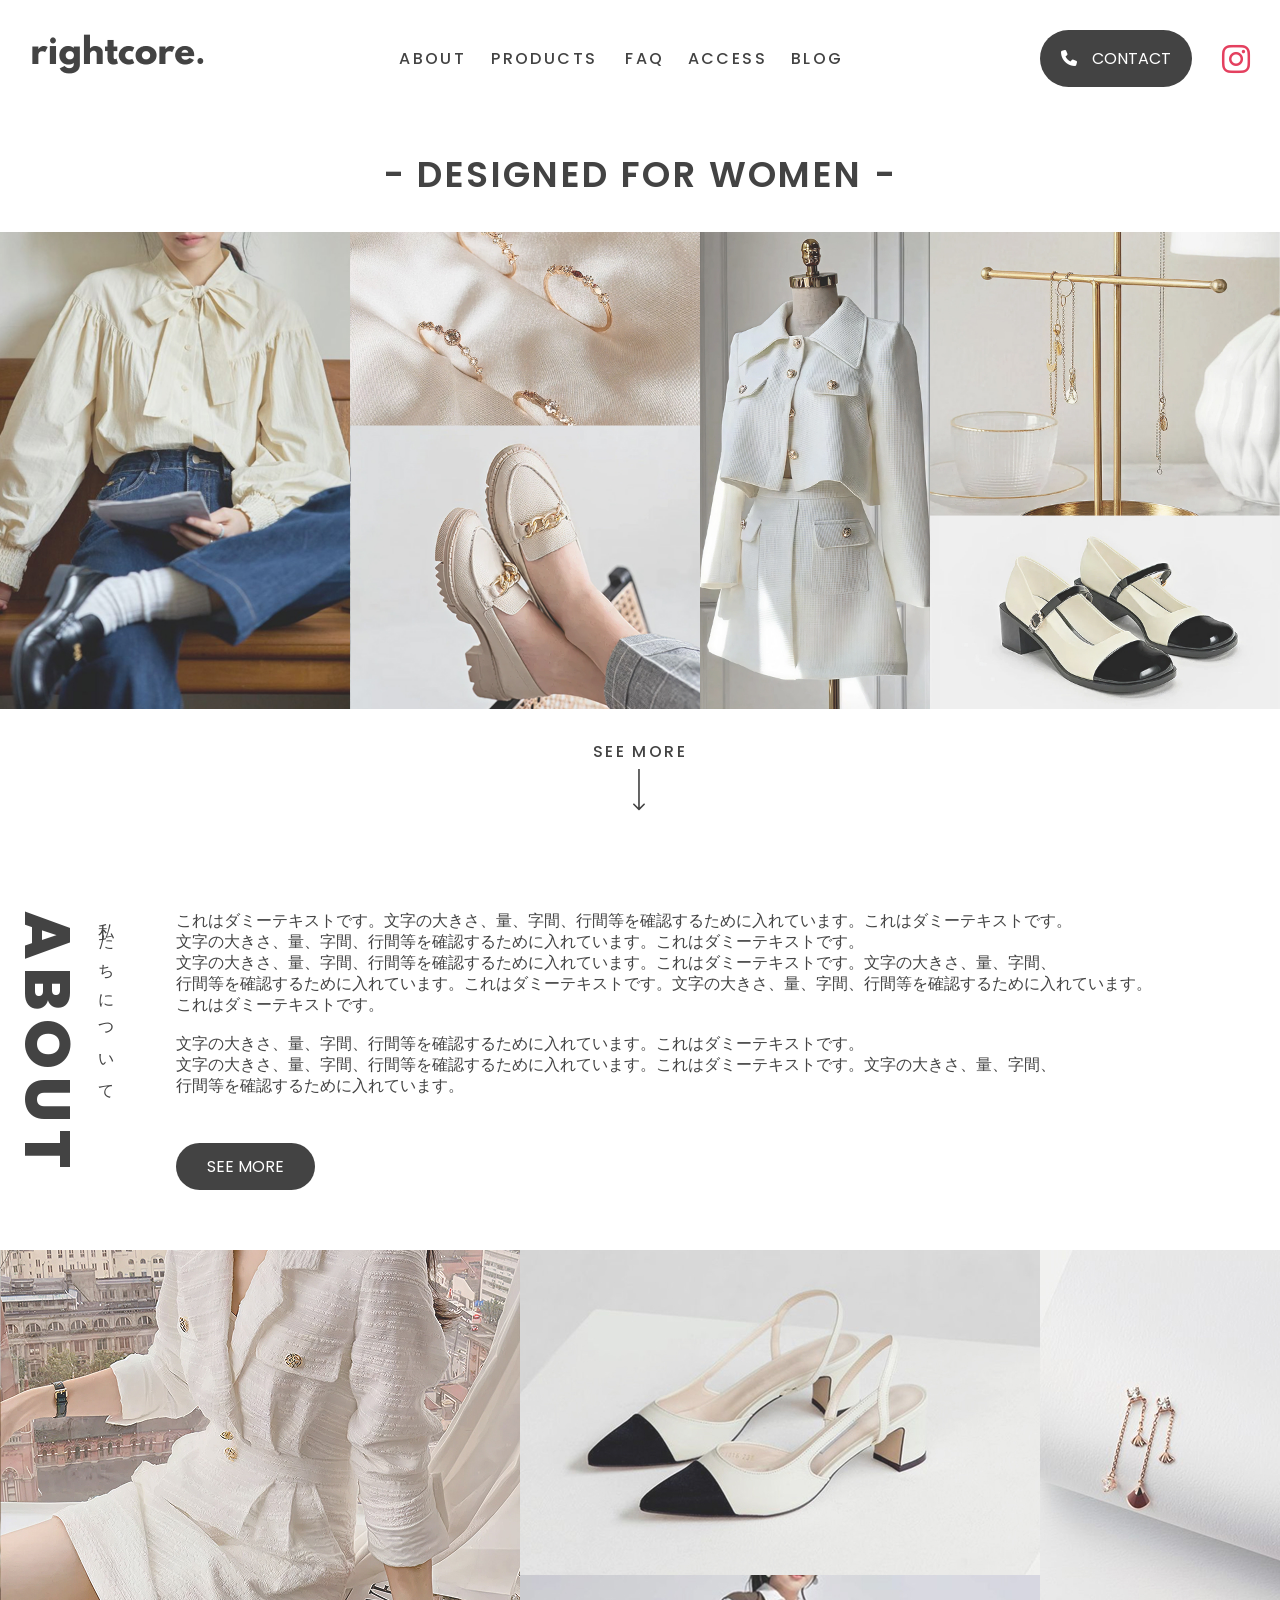
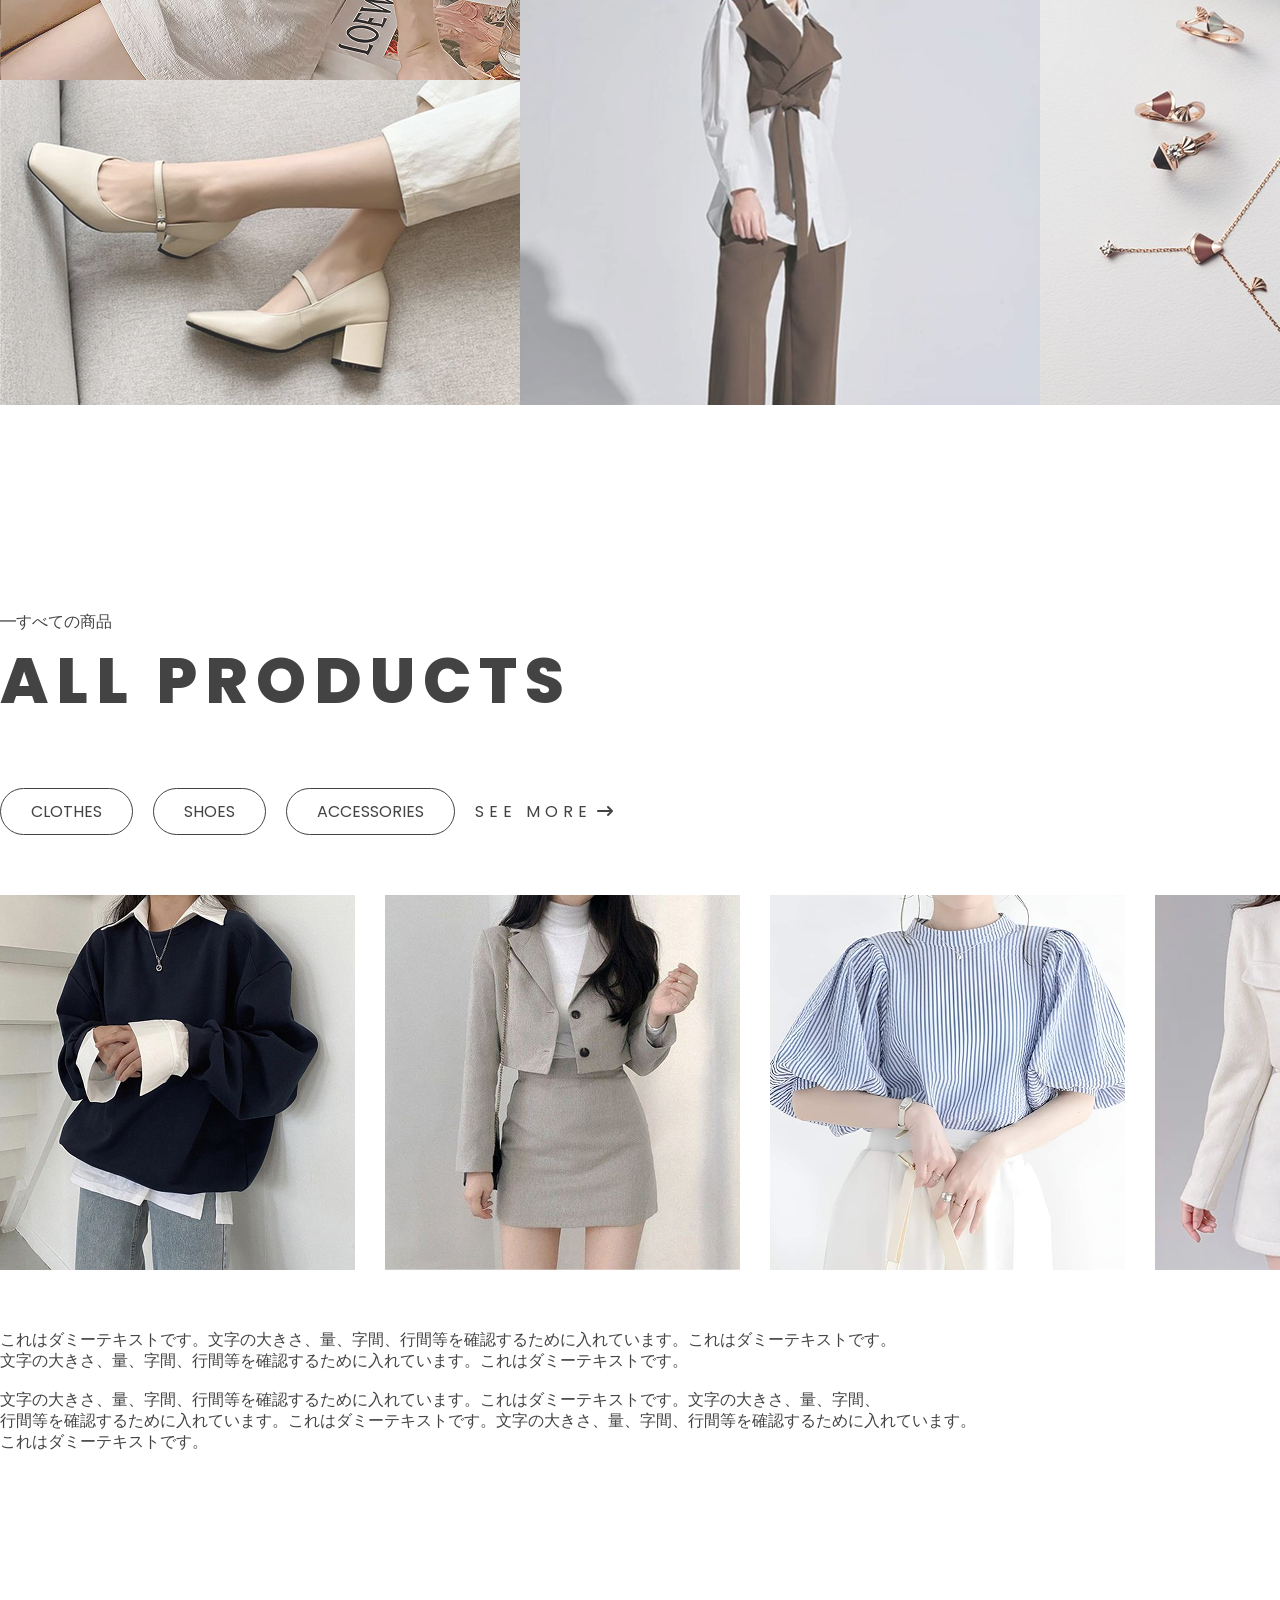
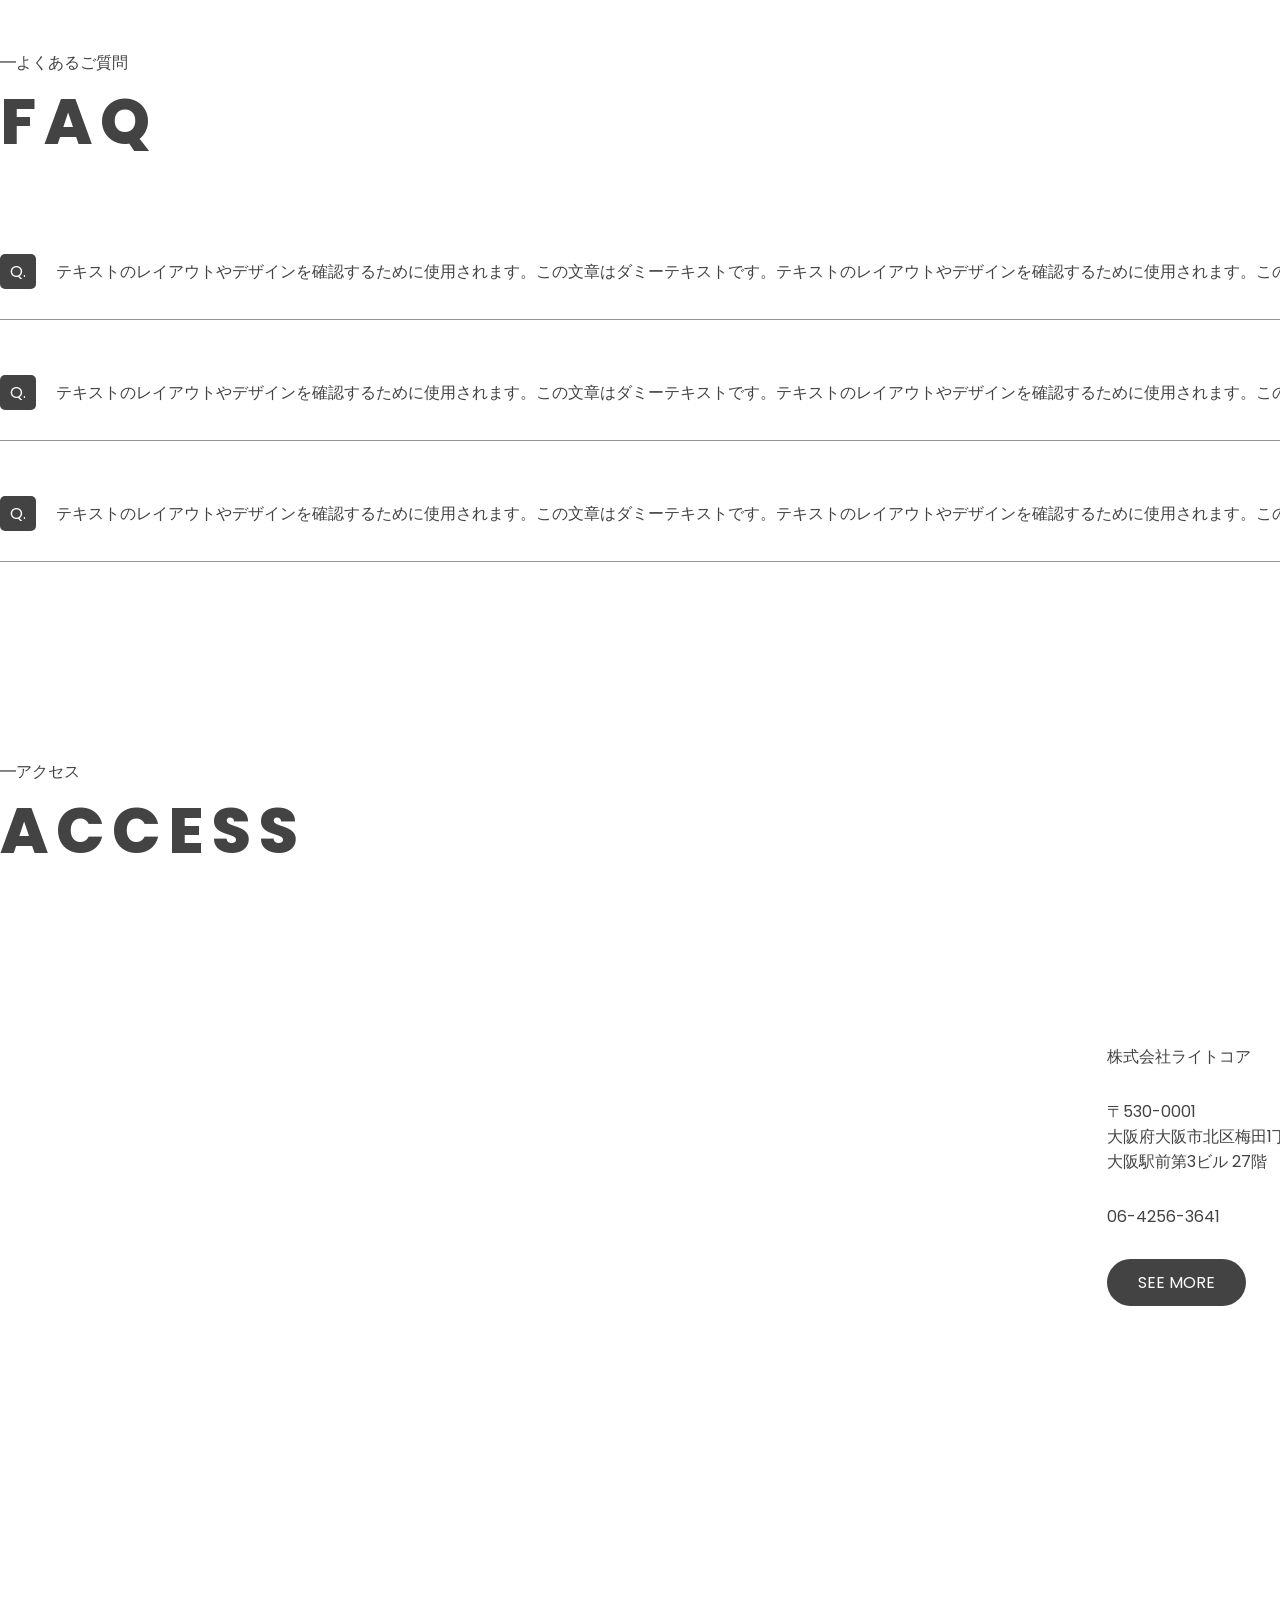
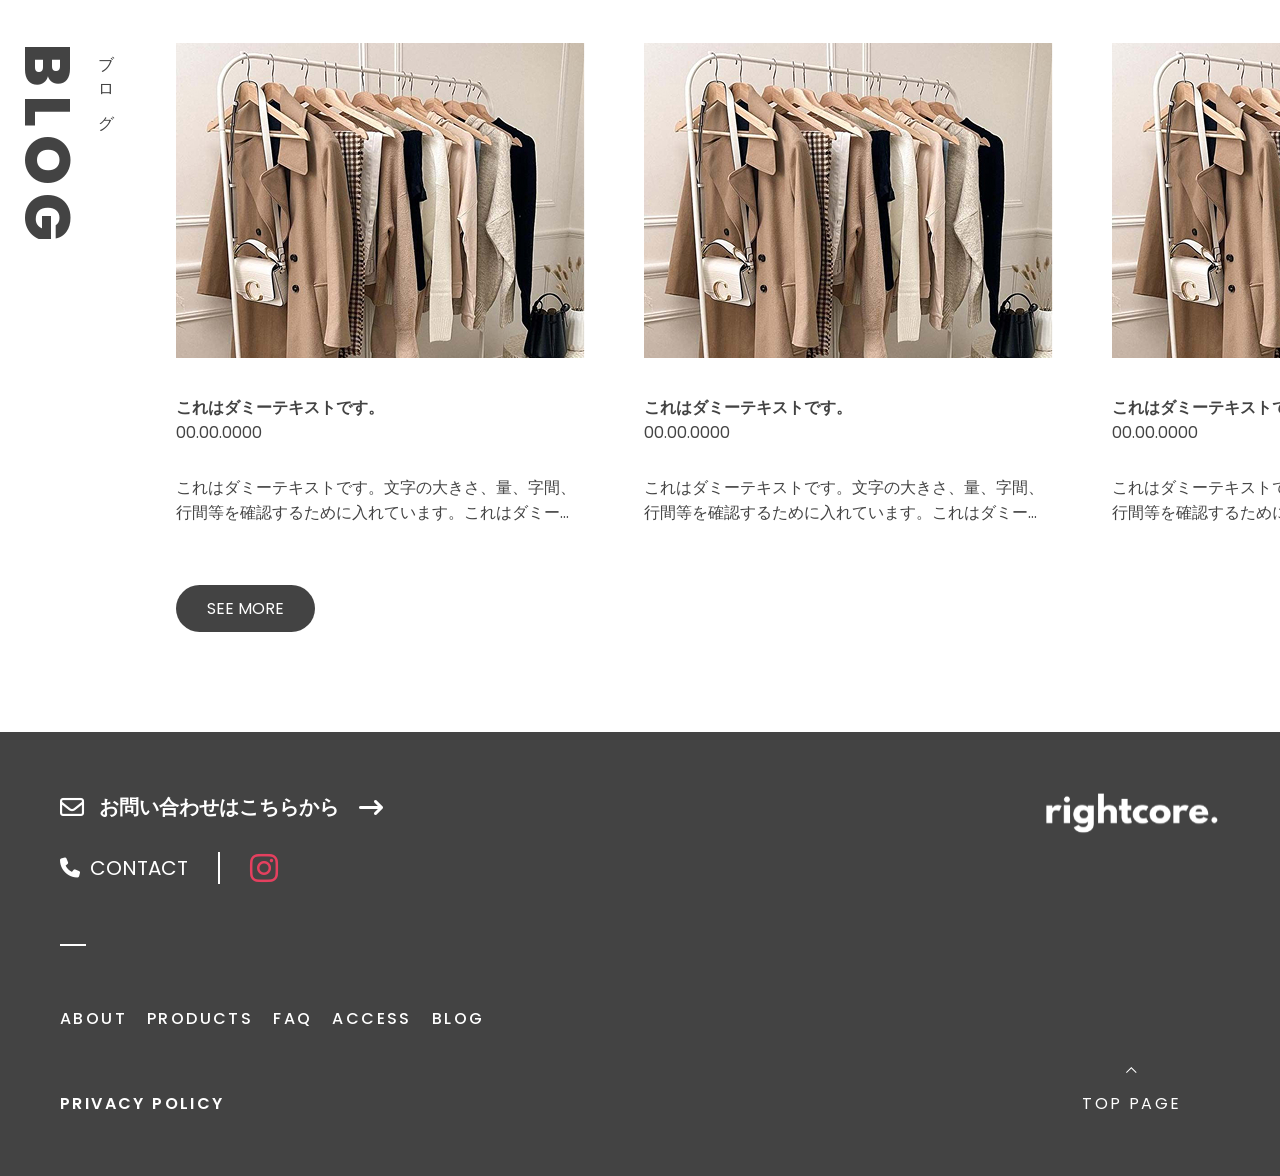
<file: index.html>
<!DOCTYPE html>
<html lang="en">
<head>
    <title>Sample Project</title>
    <meta charset="UTF-8">
    <meta name="viewport" content="width=device-width, initial-scale=1.0">
    <link rel="stylesheet" href="stylesheet.css">
    <link rel="stylesheet" href="common.css">
    <script src="script.js" defer></script>
    <link rel="preconnect" href="https://fonts.googleapis.com">
    <link rel="preconnect" href="https://fonts.gstatic.com" crossorigin>
    <link href="https://fonts.googleapis.com/css2?family=Poppins:wght@100;200;300;400;500;600;700;800;900&display=swap" rel="stylesheet">
    <link rel="stylesheet" href="https://cdnjs.cloudflare.com/ajax/libs/font-awesome/6.7.2/css/all.min.css">
</head>
<body class="body">
    <header id="top">
        <div class="logo"><img src="img/h-logo.png" alt=""></div>
    
        <div class="header-list">
            <ul>
                <li><a href="about.html" data-text="ABOUT">about</a></li>
                <li><a href="product.html" data-text="PRODUCTS">products</a></li>
                <li><a href="faq.html" data-text="FAQ">faq</a></li>
                <li><a href="access.html" data-text="ACCESS">access</a></li>
                <li><a href="blog.html" data-text="BLOG">blog</a></li>
            </ul>
        </div>

        <div class="contact">
            <div class="contact-btn"><a href=""><i class="fa-solid fa-phone"></i>contact</a></div>
            <div class="ig"><i class="fa-brands fa-instagram"></i></div>
        </div>
    </header>

    <div class="mv">
        <div class="mv-headline">- designed for women -</div>
        <div class="mv-img"><img src="img/mv.jpg" alt=""></div>
        <div class="seemore">See More<img src="img/vector/arrow.svg" alt="Arrow"></div>
    </div>
    
    <section class="sec01">
        <div class="sec01-text">
            <div class="sec01-headline">
                <div class="headline">about</div>
                <div class="sec01-subheadline">私たちについて</div>
            </div>
            <div class="sec01-text-content">
                <div class="text">
                    これはダミーテキストです。文字の大きさ、量、字間、行間等を確認するために入れています。これはダミーテキストです。<br>
                    文字の大きさ、量、字間、行間等を確認するために入れています。これはダミーテキストです。<br>
                    文字の大きさ、量、字間、行間等を確認するために入れています。これはダミーテキストです。文字の大きさ、量、字間、<br>
                    行間等を確認するために入れています。これはダミーテキストです。文字の大きさ、量、字間、行間等を確認するために入れています。<br>
                    これはダミーテキストです。<br>
                    <br>
                    文字の大きさ、量、字間、行間等を確認するために入れています。これはダミーテキストです。<br>
                    文字の大きさ、量、字間、行間等を確認するために入れています。これはダミーテキストです。文字の大きさ、量、字間、<br>
                    行間等を確認するために入れています。
                </div>
                <div class="btn"><a href="about.html">see more</a></div>
            </div>
        </div>

        <div class="img-content">
            <div class="sec01-img"><img src="img/top/img01.jpg" alt=""></div>
            <div class="img-text">FOR HER LIFESTYLE</div>
        </div>
    </section>

    <section class="sec02">
        <div class="sec02-headline-content">
            <div class="sec02-subheadline">━すべての商品</div>
            <div class="sec02-headline">all products</div>
        </div>

        <div class="sec02-content">
            <div class="btns">
                <div class="btn01" onclick="showCategory('clothes', this)">Clothes</div>
                <div class="btn02" onclick="showCategory('shoes', this)">Shoes</div>
                <div class="btn03" onclick="showCategory('accessories', this)">Accessories</div>
                <div class="btn04"><a href="product.html">see more</a><i class="fa-solid fa-arrow-right-long"></i></div>
            </div>

            <div id="clothes" class="products">
                <img src="img/top/product-img01.jpg" alt="">
                <img src="img/top/product-img02.jpg" alt="">
                <img src="img/top/product-img03.jpg" alt="">
                <img src="img/top/product-img04.jpg" alt="">
            </div>

            <div id="shoes" class="products" style="display:none;">
                <img src="img/top/product-img05.jpg" alt="">
                <img src="img/top/product-img06.jpg" alt="">
                <img src="img/top/product-img07.jpg" alt="">
                <img src="img/top/product-img08.jpg" alt="">
            </div>

            <div id="accessories" class="products" style="display:none;">
                <img src="img/top/product-img09.jpg" alt="">
                <img src="img/top/product-img10.jpg" alt="">
                <img src="img/top/product-img11.jpg" alt="">
                <img src="img/top/product-img12.jpg" alt="">
            </div>
            <div class="sec02-text">
                これはダミーテキストです。文字の大きさ、量、字間、行間等を確認するために入れています。これはダミーテキストです。<br>
                文字の大きさ、量、字間、行間等を確認するために入れています。これはダミーテキストです。<br>
                <br>
                文字の大きさ、量、字間、行間等を確認するために入れています。これはダミーテキストです。文字の大きさ、量、字間、<br>
                行間等を確認するために入れています。これはダミーテキストです。文字の大きさ、量、字間、行間等を確認するために入れています。<br>
                これはダミーテキストです。
            </div>
        </div>
    </section>

    <section class="sec03">
        <div class="sec03-headline-content">
            <div class="sec03-content-headline">
                <div class="sec03-subheadline">━よくあるご質問</div>
                <div class="sec03-headline">faq</div>                
            </div>
            <div class="btn"><a href="faq.html">see more</a></div> 
        </div>

        <div class="accordion">
                <div class="item">
                    <div class="question">
                        <span class="icon">Q.</span>

                        <p class="question-text">
                        テキストのレイアウトやデザインを確認するために使用されます。この文章はダミーテキストです。テキストのレイアウトやデザインを確認するために使用されます。この文章はダミーテキストです。テキストのレイアウトやデザインを確認するために使用されます。この文章はダミーテキストです。テキストのレイアウトやデザインを確認するために使用されます。この文章はダミーテキストです。
                        </p>
                        <span class="arrow">+</span>
                    </div>

                    <div class="answer">
                        <span class="icon answer-icon">A.</span>
                        <p>テキストのレイアウトやデザインを確認するために使用されます。この文章はダミーテキストです。テキストのレイアウトやデザインを確認するために使用されます。この文章はダミーテキストです。</p>
                        <span class="arrow">-</span>
                    </div>
                </div>

                <div class="item">
                    <div class="question">
                        <span class="icon">Q.</span>

                        <p class="question-text">
                        テキストのレイアウトやデザインを確認するために使用されます。この文章はダミーテキストです。テキストのレイアウトやデザインを確認するために使用されます。この文章はダミーテキストです。テキストのレイアウトやデザインを確認するために使用されます。この文章はダミーテキストです。テキストのレイアウトやデザインを確認するために使用されます。この文章はダミーテキストです。
                        </p>
                        <span class="arrow">+</span>
                    </div>

                    <div class="answer">
                        <span class="icon answer-icon">A.</span>
                        <p>テキストのレイアウトやデザインを確認するために使用されます。この文章はダミーテキストです。テキストのレイアウトやデザインを確認するために使用されます。この文章はダミーテキストです。テキストのレイアウトやデザインを確認するために使用されます。この文章はダミーテキストです。テキストのレイアウトやデザインを確認するために使用されます。この文章はダミーテキストです。</p>
                        <span class="arrow">-</span>
                    </div>
                </div>

                <div class="item">
                    <div class="question">
                        <span class="icon">Q.</span>

                        <p class="question-text">
                        テキストのレイアウトやデザインを確認するために使用されます。この文章はダミーテキストです。テキストのレイアウトやデザインを確認するために使用されます。この文章はダミーテキストです。テキストのレイアウトやデザインを確認するために使用されます。この文章はダミーテキストです。テキストのレイアウトやデザインを確認するために使用されます。この文章はダミーテキストです。
                        </p>
                        <span class="arrow">+</span>
                    </div>

                    <div class="answer">
                        <span class="icon answer-icon">A.</span>
                        <p>テキストのレイアウトやデザインを確認するために使用されます。この文章はダミーテキストです。テキストのレイアウトやデザインを確認するために使用されます。この文章はダミーテキストです。テキストのレイアウトやデザインを確認するために使用されます。この文章はダミーテキストです。テキストのレイアウトやデザインを確認するために使用されます。この文章はダミーテキストです。</p>
                        <span class="arrow">-</span>
                    </div>
                </div>
        </div>
    </section>

    <section class="sec04">
        <div class="sec02-headline-content">
            <div class="sec02-subheadline">━アクセス</div>
            <div class="sec02-headline">access</div>
        </div>

        <div class="sec04-content">
            <iframe class="sec04-map" src="https://www.google.com/maps/embed?pb=..." width="1047px" height="535" style="border:0;" allowfullscreen="" loading="lazy"              referrerpolicy="no-referrer-when-downgrade">
            </iframe>

            <div class="sec04-text">

                <p>株式会社ライトコア</p>
                <p>〒530-0001<br>大阪府大阪市北区梅田1丁目1-3<br>大阪駅前第3ビル 27階</p>
                <p>06-4256-3641</p>

                <div class="btn"><a href="access.html">see more</a></div> 
            </div>
        </div>
    </section>

    <section class="blog">
        <div class="sec01-headline">
            <div class="headline">blog</div>
            <div class="sec01-subheadline">ブログ</div>
        </div>

        <div class="blog-contents">
            <div class="blog-content">
                <div class="cards">
                    <div class="card">
                        <div class="blog-img"><img src="img/top/blog-img.jpg" alt=""></div>
                        <div class="blog-text">
                            <div class="blog-titledate">
                                <p class="blog-title">これはダミーテキストです。</p>
                                <p class="blog-date">00.00.0000</p>               
                            </div>

                            <p class="blog-detail">これはダミーテキストです。文字の大きさ、量、字間、行間等を確認するために入れています。これはダミーテキストです。文字の大きさ、量、字間、行間等を確認するために入れています。これはダミーテキストです。文字の大きさ、量、字間、行間等を確認するために入れています。</p>
                        </div>
                    </div>

                    <div class="card">
                        <div class="blog-img"><img src="img/top/blog-img.jpg" alt=""></div>
                        <div class="blog-text">
                            <div class="blog-titledate">
                                <p class="blog-title">これはダミーテキストです。</p>
                                <p class="blog-date">00.00.0000</p>               
                            </div>

                            <p class="blog-detail">これはダミーテキストです。文字の大きさ、量、字間、行間等を確認するために入れています。これはダミーテキストです。文字の大きさ、量、字間、行間等を確認するために入れています。これはダミーテキストです。文字の大きさ、量、字間、行間等を確認するために入れています。</p>
                        </div>
                    </div>

                    <div class="card">
                        <div class="blog-img"><img src="img/top/blog-img.jpg" alt=""></div>
                        <div class="blog-text">
                            <div class="blog-titledate">
                                <p class="blog-title">これはダミーテキストです。</p>
                                <p class="blog-date">00.00.0000</p>               
                            </div>

                            <p class="blog-detail">これはダミーテキストです。文字の大きさ、量、字間、行間等を確認するために入れています。これはダミーテキストです。文字の大きさ、量、字間、行間等を確認するために入れています。これはダミーテキストです。文字の大きさ、量、字間、行間等を確認するために入れています。</p>
                        </div>
                    </div>
                </div>
                <div class="btn"><a href="blog.html">see more</a></div>
            </div>
        </div>
    </section>

    <footer>
        <div class="footer-left-content">
            <div class="footer-contact">
                <div class="footer-contact01"><i class="fa-regular fa-envelope"></i><a href="">お問い合わせはこちらから</a><i class="fa-solid fa-arrow-right-long"></i></div>
                <div class="footer-contact02">
                    <div class="contact02"><i class="fa-solid fa-phone"></i><a href="">contact</a></div>
                    <div class="ig"><i class="fa-brands fa-instagram"></i></div>
                </div>
            </div>
            <div class="footer-line"></div>
            <div class="header-list">
                <ul>
                    <li><a href="">about</a></li>
                    <li><a href="">products</a></li>
                    <li><a href="">faq</a></li>
                    <li><a href="">access</a></li>
                    <li><a href="">blog</a></li>
                </ul>
            </div>
            <div class="privacy"><a href="">privacy policy</a></div>
        </div> 

        <div class="footer-right-content">
            <div class="logo"><img src="img/f-logo.svg" alt=""></div>
            <a href="#top" class="btn-topage">
                <div class="logo"><img src="img/arrow.svg" alt=""></div>
                <p>top page</p>
            </a>
        </div>
    </footer>
</body>
</html>
</file>
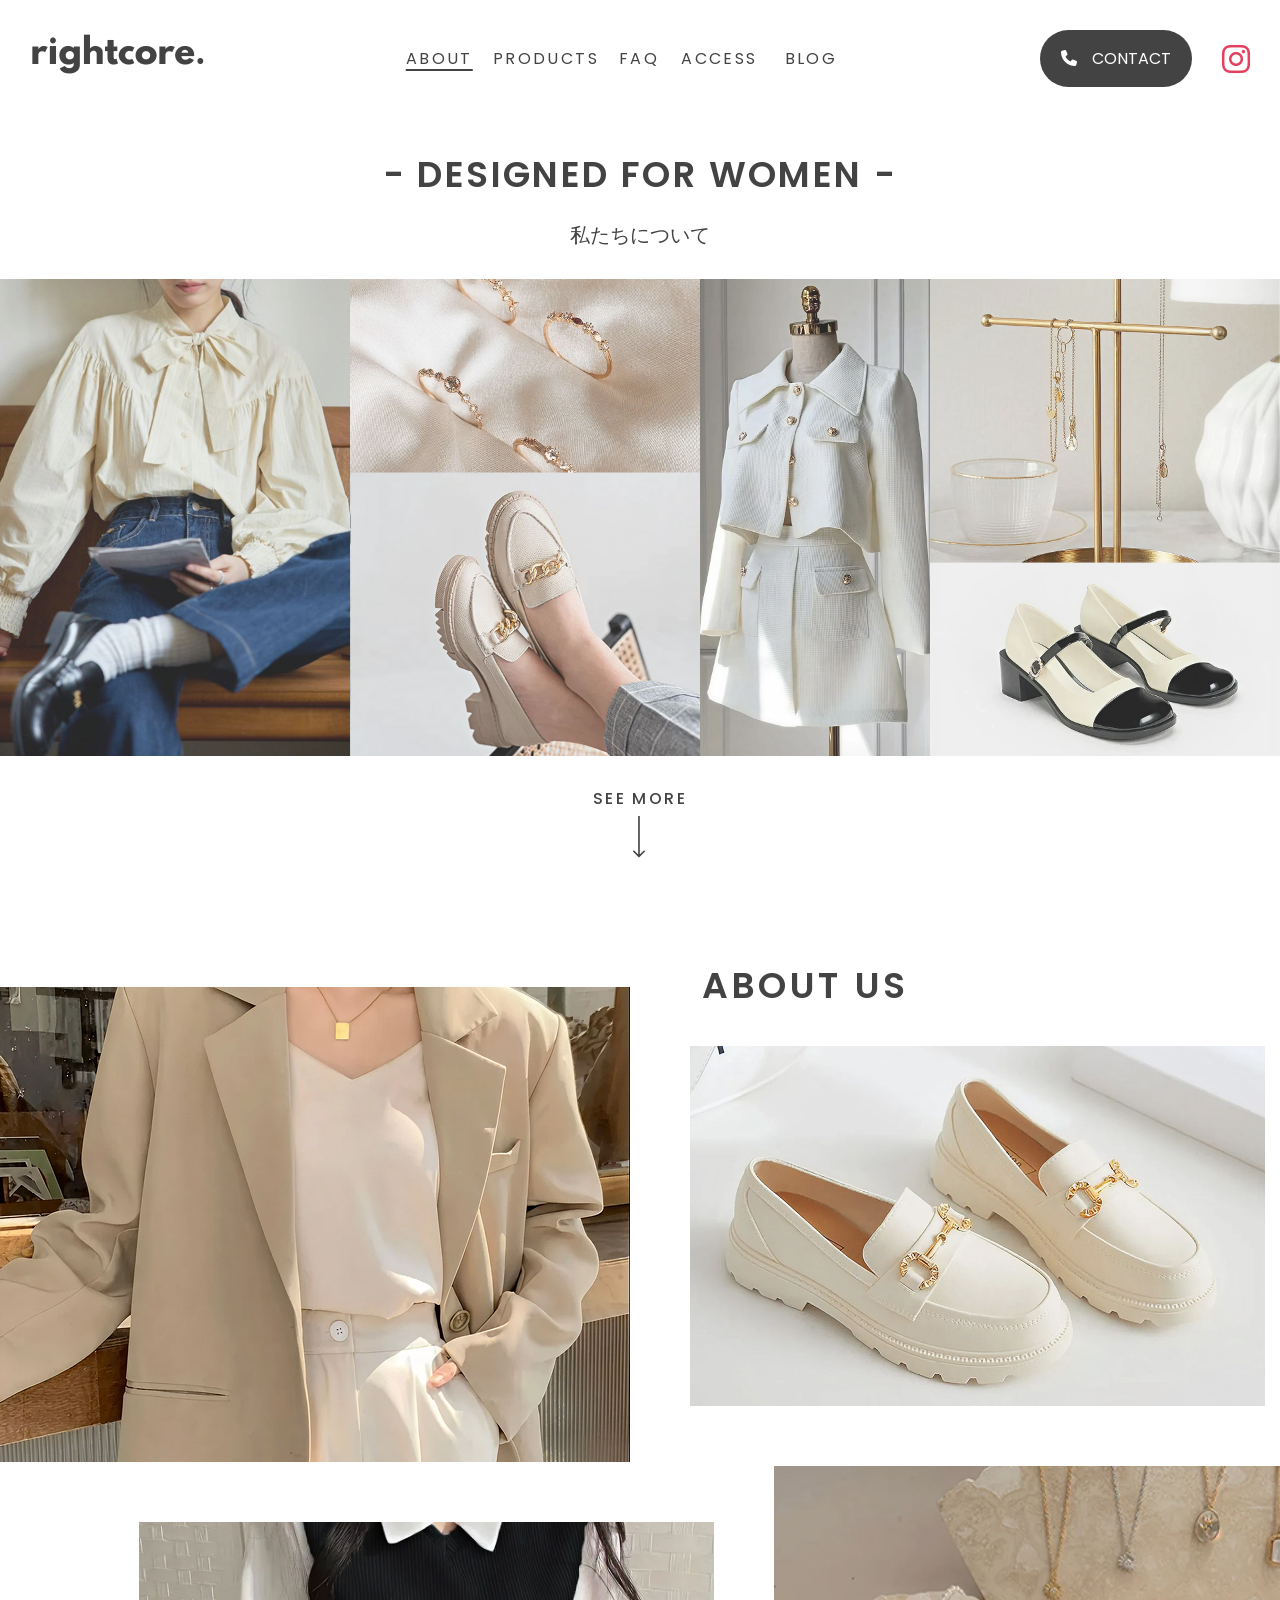
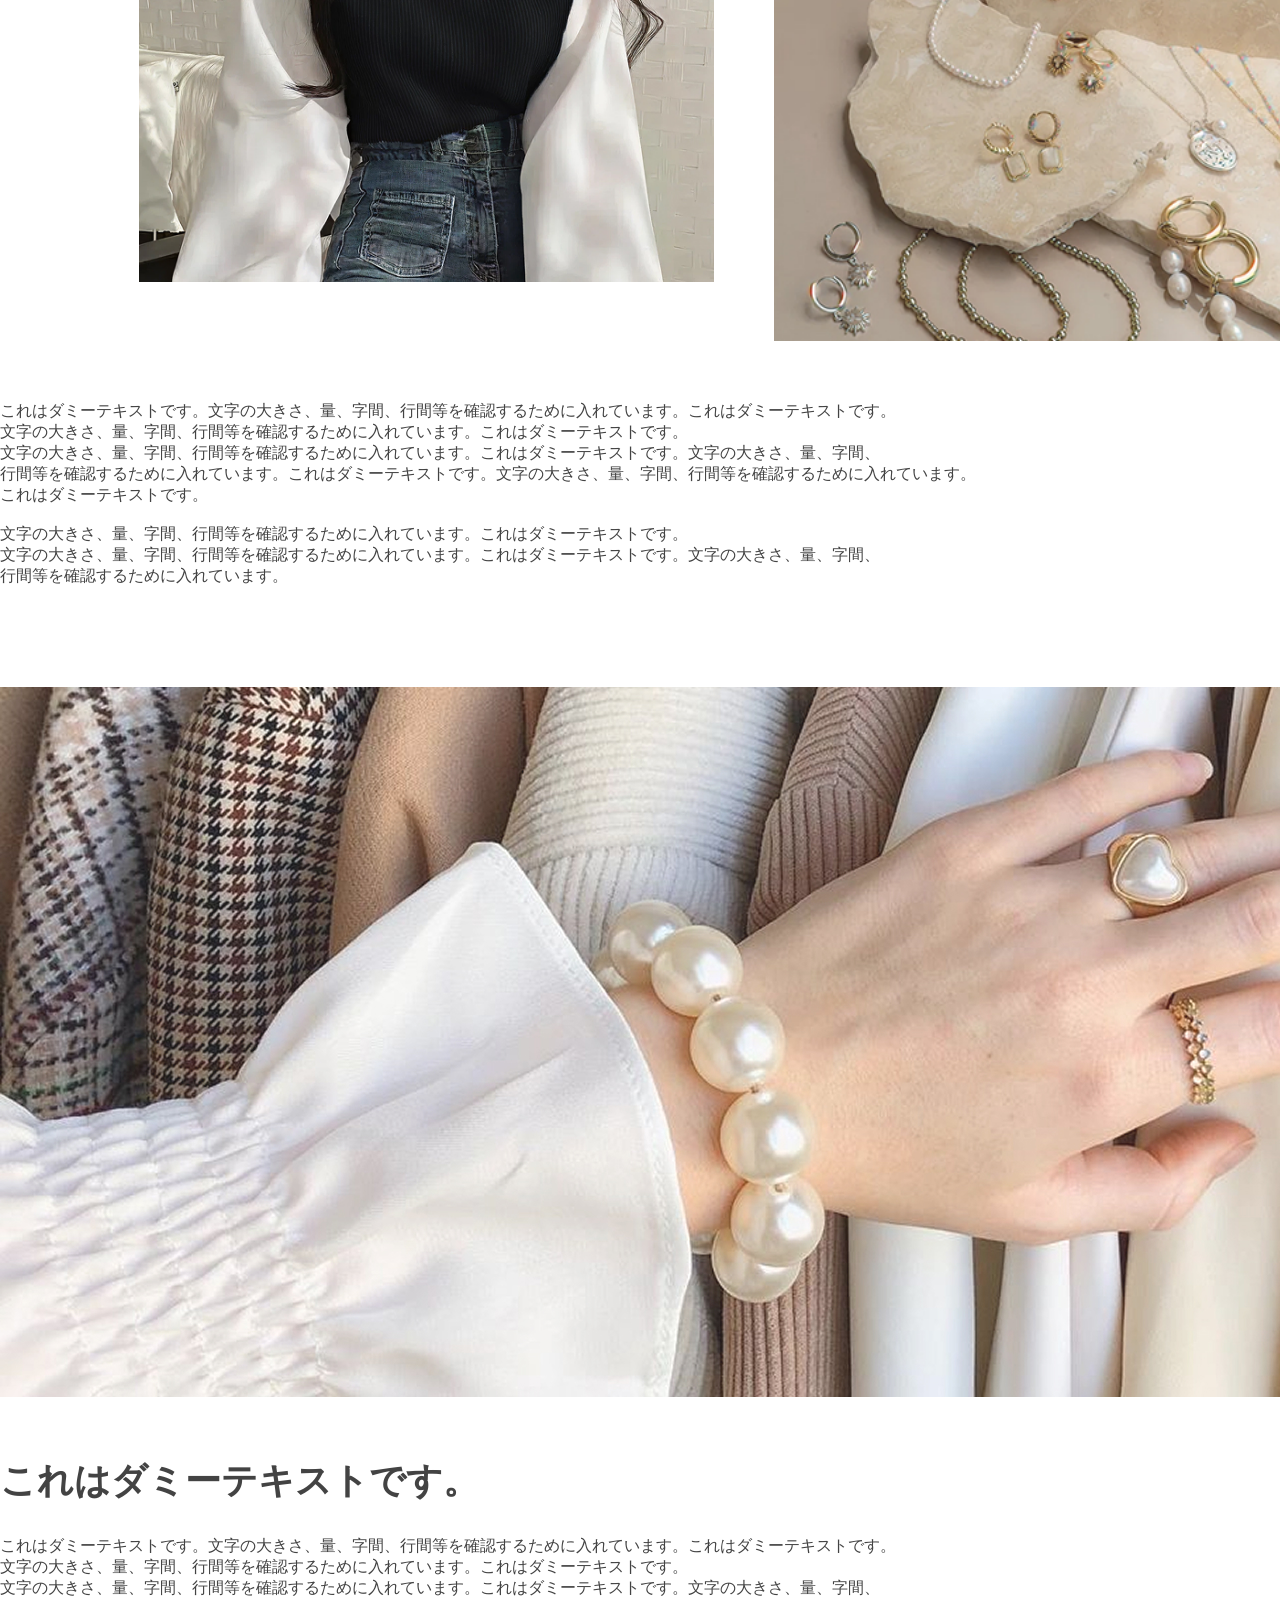
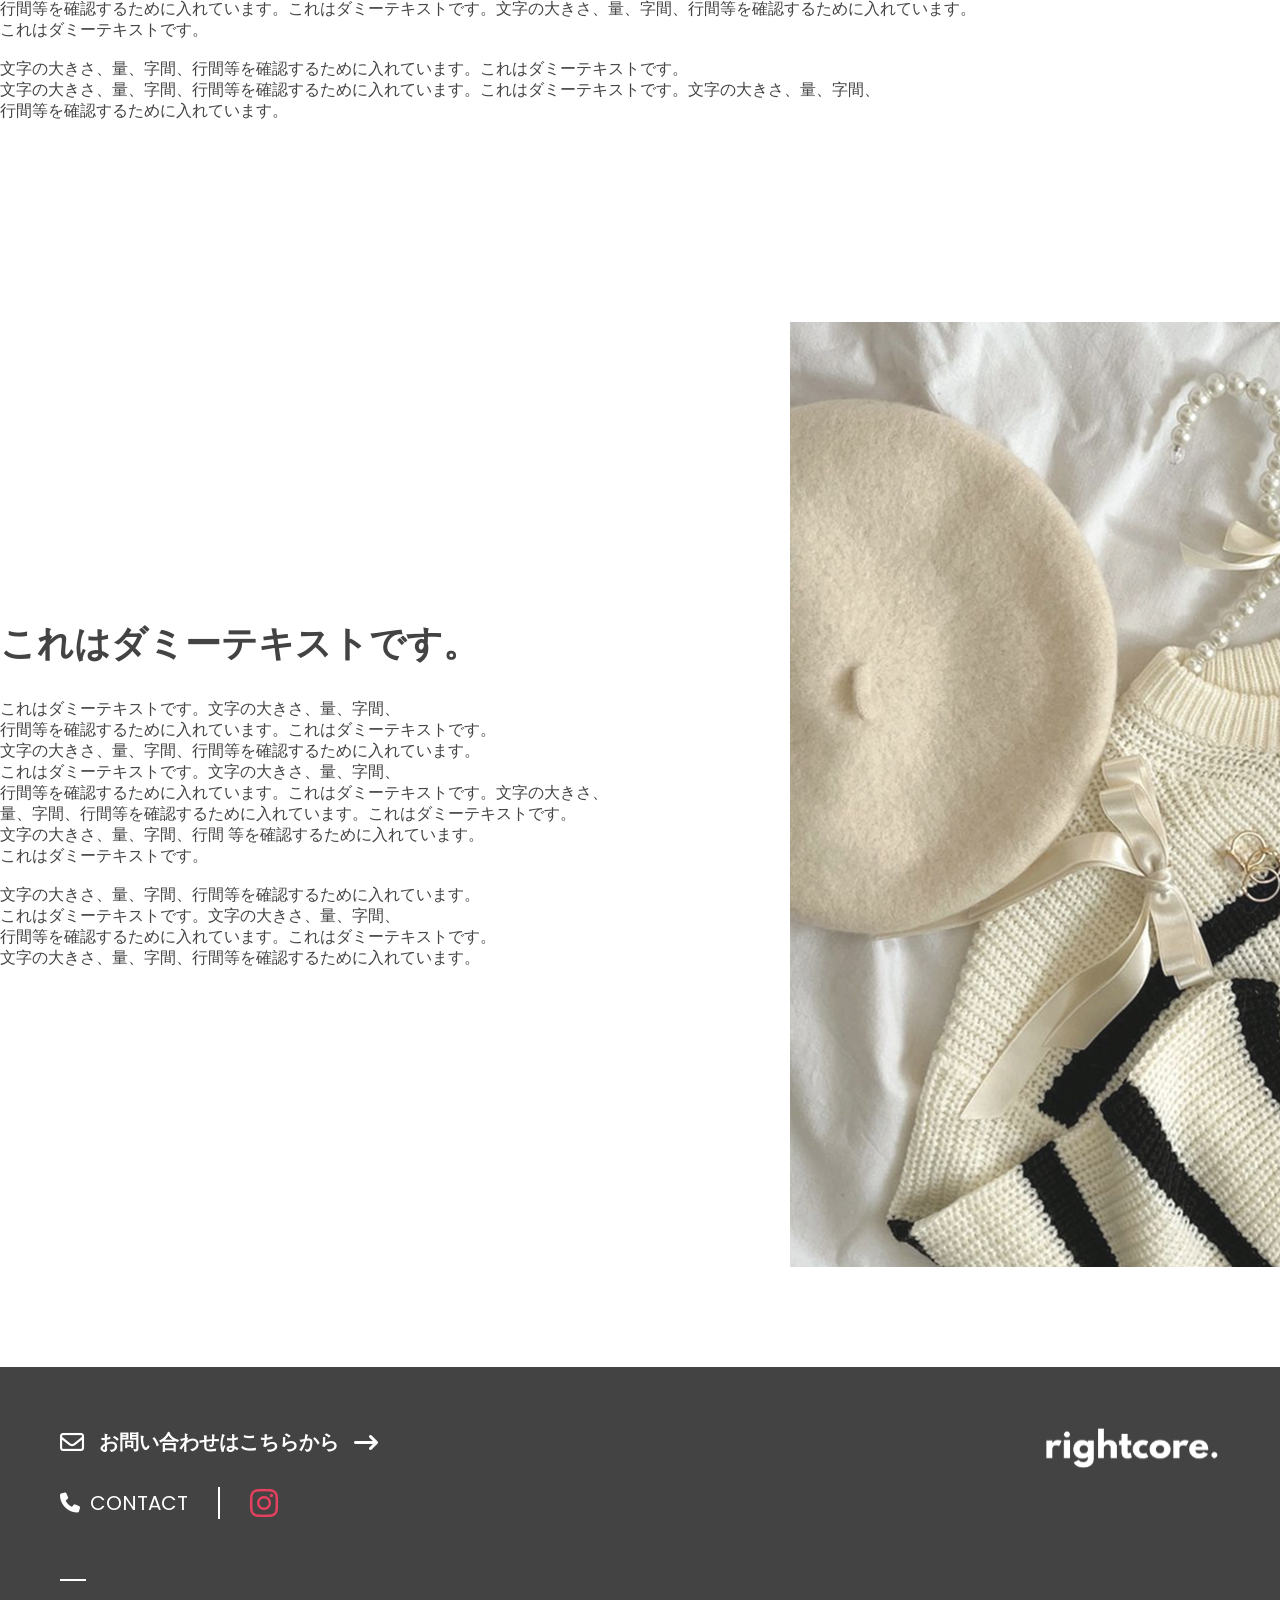
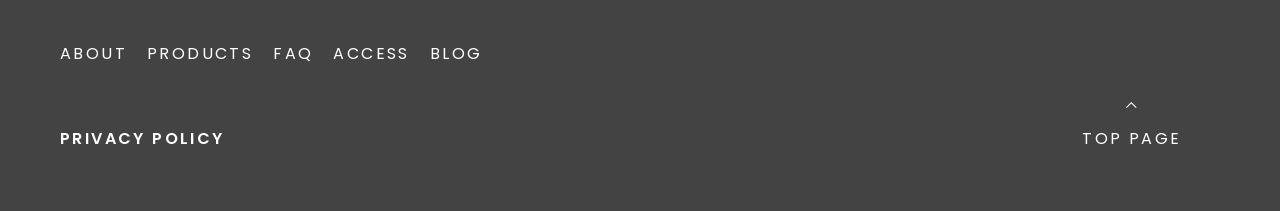
<file: about.html>
<!DOCTYPE html>
<html lang="en">
<head>
    <title>Sample Project</title>
    <meta charset="UTF-8">
    <meta name="viewport" content="width=device-width, initial-scale=1.0">
    <link rel="stylesheet" href="about.css">
    <link rel="stylesheet" href="common.css">
    <script src="script.js" defer></script>
    <link rel="preconnect" href="https://fonts.googleapis.com">
    <link rel="preconnect" href="https://fonts.gstatic.com" crossorigin>
    <link href="https://fonts.googleapis.com/css2?family=Poppins:wght@100;200;300;400;500;600;700;800;900&display=swap" rel="stylesheet">
    <link rel="stylesheet" href="https://cdnjs.cloudflare.com/ajax/libs/font-awesome/6.7.2/css/all.min.css">
</head>
<body>
    <header id="top">
        <a href="index.html" class="logo"><img src="img/h-logo.png" alt="Company Logo"></a>
    
        <div class="header-list">
            <ul>
                <li><a href="about.html" class="active">about</a></li>
                <li><a href="product.html">products</a></li>
                <li><a href="faq.html" data-text="FAQ">faq</a></li>
                <li><a href="access.html" data-text="ACCESS">access</a></li>
                <li><a href="blog.html" data-text="BLOG">blog</a></li>
            </ul>
        </div>

        <div class="contact">
            <div class="contact-btn"><a href=""><i class="fa-solid fa-phone"></i>contact</a></div>
            <div class="ig"><i class="fa-brands fa-instagram"></i></div>
        </div>
    </header>

    <div class="mv">
        <div class="mv-headline-content">
            <div class="mv-headline">- designed for women -</div>
            <div class="mv-subheadline">私たちについて</div>
        </div>
        <div class="mv-img"><img src="img/mv.jpg" alt=""></div>
        <div class="seemore">See More<img src="img/vector/arrow.svg" alt="Arrow"></div>
    </div>

    <section class="sec01">
        <div class="sec01-content">
            <div class="sec01-imgs">
                <h2 class="about-title">ABOUT <span>US</span></h2>

                <img class="sec01-img01" src="img/about/img01.jpg" alt="About Image 1">
                <img class="sec01-img02" src="img/about/img02.jpg" alt="About Image 2">

                <img class="sec01-img03" src="img/about/img03.jpg" alt="Overlay Image 1">
                <img class="sec01-img04" src="img/about/img04.jpg" alt="Overlay Image 2">
            </div>

            <div class="img-text">FOR HER LIFESTYLE</div>
        </div>

        <div class="sec01-text">
            これはダミーテキストです。文字の大きさ、量、字間、行間等を確認するために入れています。これはダミーテキストです。<br>
            文字の大きさ、量、字間、行間等を確認するために入れています。これはダミーテキストです。<br>
            文字の大きさ、量、字間、行間等を確認するために入れています。これはダミーテキストです。文字の大きさ、量、字間、<br>
            行間等を確認するために入れています。これはダミーテキストです。文字の大きさ、量、字間、行間等を確認するために入れています。<br>
            これはダミーテキストです。<br>
            <br>
           文字の大きさ、量、字間、行間等を確認するために入れています。これはダミーテキストです。<br>
            文字の大きさ、量、字間、行間等を確認するために入れています。これはダミーテキストです。文字の大きさ、量、字間、<br>
            行間等を確認するために入れています。
        </div>   
    </section>

    <section class="sec02">
        <img class="sec02-img01" src="img/about/img05.jpg" alt="About Image 1">
        <div class="sec02-text-content">
            <div class="sec02-headline">これはダミーテキストです。</div>
            <div class="sec01-text">
                これはダミーテキストです。文字の大きさ、量、字間、行間等を確認するために入れています。これはダミーテキストです。<br>
                文字の大きさ、量、字間、行間等を確認するために入れています。これはダミーテキストです。<br>
                文字の大きさ、量、字間、行間等を確認するために入れています。これはダミーテキストです。文字の大きさ、量、字間、<br>
                行間等を確認するために入れています。これはダミーテキストです。文字の大きさ、量、字間、行間等を確認するために入れています。<br>
                これはダミーテキストです。<br>
                <br>
                文字の大きさ、量、字間、行間等を確認するために入れています。これはダミーテキストです。<br>
                文字の大きさ、量、字間、行間等を確認するために入れています。これはダミーテキストです。文字の大きさ、量、字間、<br>
                行間等を確認するために入れています。
            </div>
        </div>   
    </section>

    <section class="sec03">
        <div class="sec03-text">
            <div class="sec02-headline">これはダミーテキストです。</div>
            <div class="sec03-text">
                これはダミーテキストです。文字の大きさ、量、字間、<br>
                行間等を確認するために入れています。これはダミーテキストです。<br>
                文字の大きさ、量、字間、行間等を確認するために入れています。<br>
                これはダミーテキストです。文字の大きさ、量、字間、<br>
                行間等を確認するために入れています。これはダミーテキストです。文字の大きさ、<br>
                量、字間、行間等を確認するために入れています。これはダミーテキストです。<br>
                文字の大きさ、量、字間、行間 等を確認するために入れています。<br>
                これはダミーテキストです。<br>
                <br>
                文字の大きさ、量、字間、行間等を確認するために入れています。<br>
                これはダミーテキストです。文字の大きさ、量、字間、<br>
                行間等を確認するために入れています。これはダミーテキストです。<br>
                文字の大きさ、量、字間、行間等を確認するために入れています。<br>
            </div>
        </div>

        <img class="sec02-img01" src="img/about/img06.jpg" alt="About Image 1">
    </section>

        <footer>
        <div class="footer-left-content">
            <div class="footer-contact">
                <div class="footer-contact01"><i class="fa-regular fa-envelope"></i><a href="">お問い合わせはこちらから</a><i class="fa-solid fa-arrow-right-long"></i></div>
                <div class="footer-contact02">
                    <div class="contact02"><i class="fa-solid fa-phone"></i><a href="">contact</a></div>
                    <div class="ig"><i class="fa-brands fa-instagram"></i></div>
                </div>
            </div>
            <div class="footer-line"></div>
            <div class="header-list">
                <ul>
                    <li><a href="">about</a></li>
                    <li><a href="">products</a></li>
                    <li><a href="">faq</a></li>
                    <li><a href="">access</a></li>
                    <li><a href="">blog</a></li>
                </ul>
            </div>
            <div class="privacy"><a href="">privacy policy</a></div>
        </div> 

        <div class="footer-right-content">
            <div class="logo"><img src="img/f-logo.svg" alt=""></div>
            <a href="#top" class="btn-topage">
                <div class="logo"><img src="img/arrow.svg" alt=""></div>
                <p>top page</p>
            </a>
        </div>
    </footer>
</body>
</html>
</file>
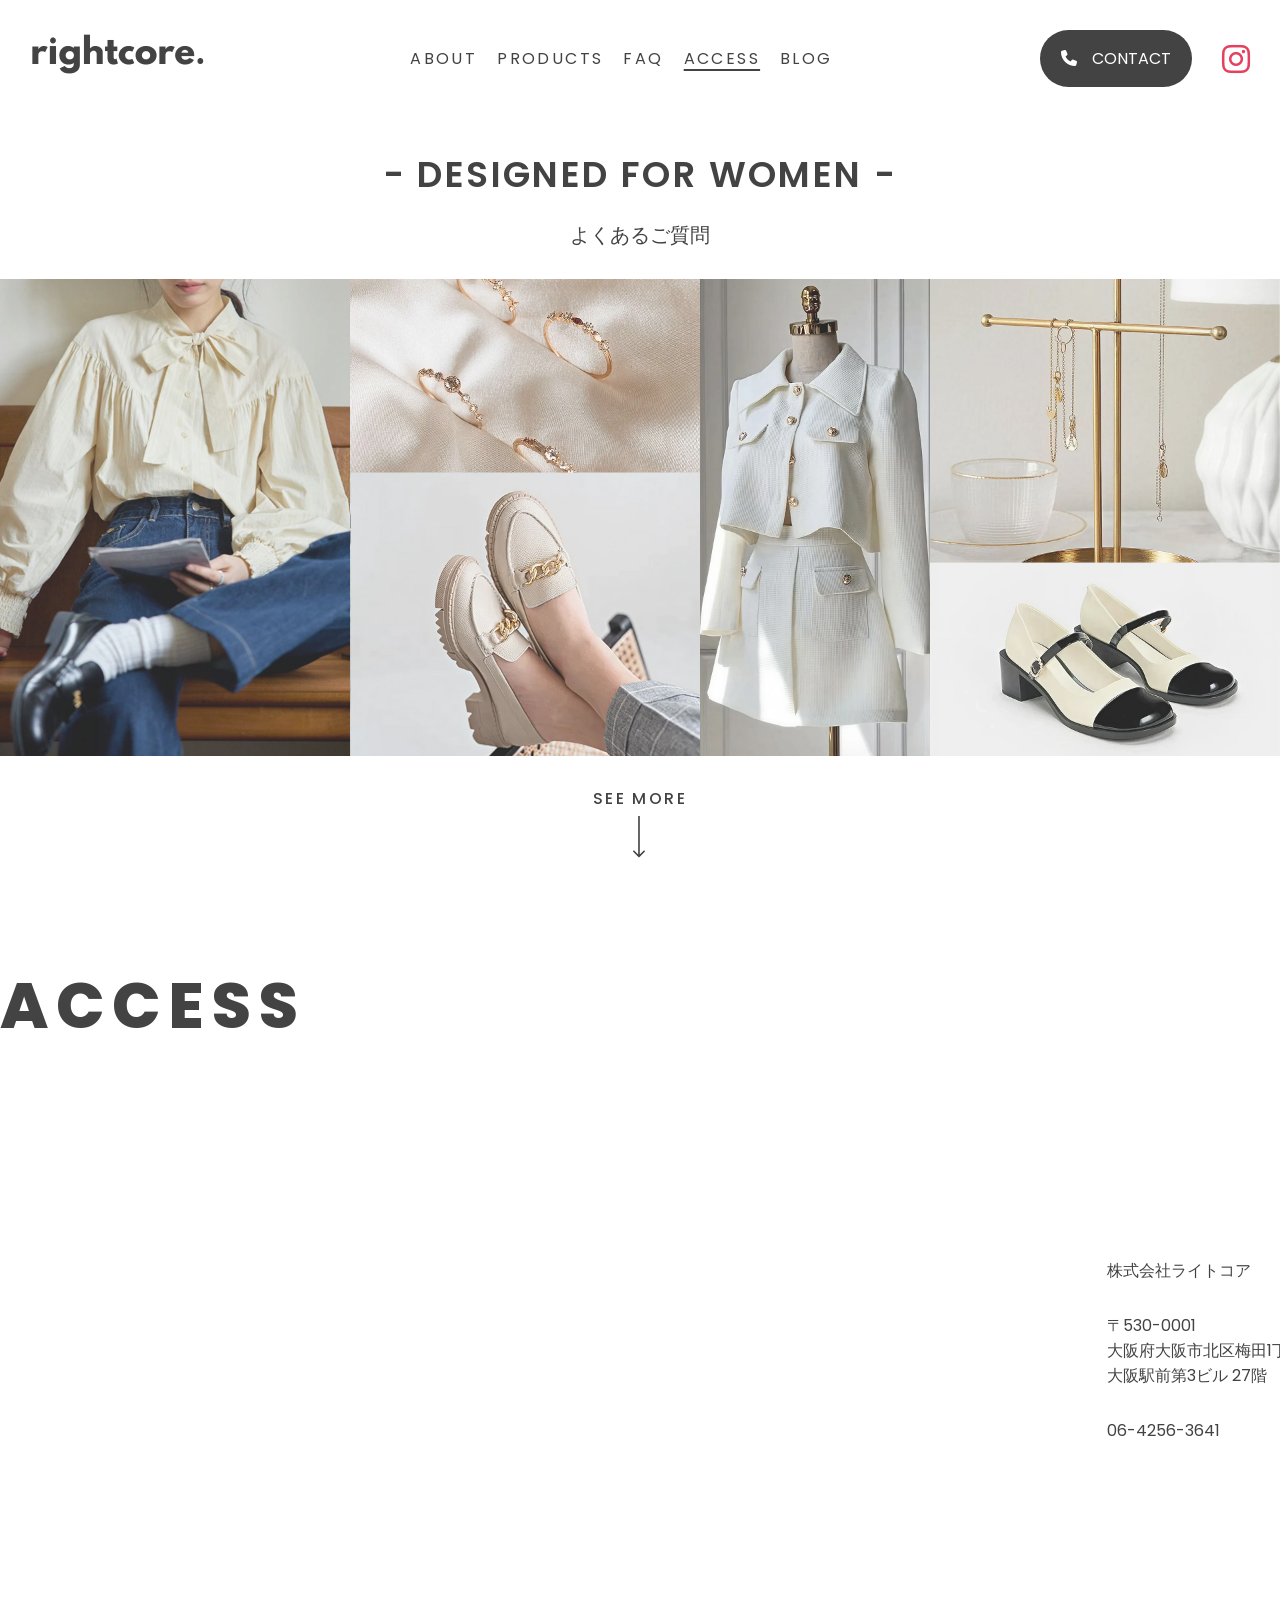
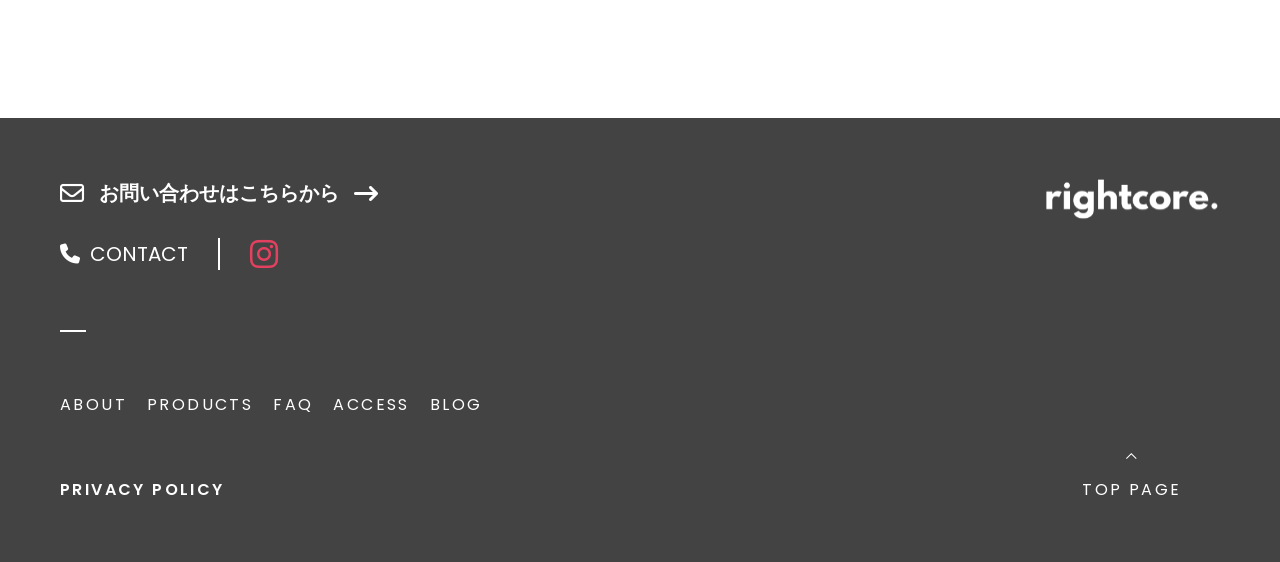
<file: access.html>
<!DOCTYPE html>
<html lang="en">
<head>
    <title>Sample Project</title>
    <meta charset="UTF-8">
    <meta name="viewport" content="width=device-width, initial-scale=1.0">
    <link rel="stylesheet" href="access.css">
    <link rel="stylesheet" href="common.css">
    <script src="script.js" defer></script>
    <link rel="preconnect" href="https://fonts.googleapis.com">
    <link rel="preconnect" href="https://fonts.gstatic.com" crossorigin>
    <link href="https://fonts.googleapis.com/css2?family=Poppins:wght@100;200;300;400;500;600;700;800;900&display=swap" rel="stylesheet">
    <link rel="stylesheet" href="https://cdnjs.cloudflare.com/ajax/libs/font-awesome/6.7.2/css/all.min.css">
</head>

<body>
    <header id="top">
        <a href="index.html" class="logo"><img src="img/h-logo.png" alt="Company Logo"></a>
    
        <div class="header-list">
            <ul>
                <li><a href="about.html">about</a></li>
                <li><a href="product.html">products</a></li>
                <li><a href="faq.html">faq</a></li>
                <li><a href="access.html" class="active">access</a></li>
                <li><a href="blog.html" data-text="BLOG">blog</a></li>
            </ul>
        </div>

        <div class="contact">
            <div class="contact-btn"><a href=""><i class="fa-solid fa-phone"></i>contact</a></div>
            <div class="ig"><i class="fa-brands fa-instagram"></i></div>
        </div>
    </header>

    <div class="mv">
        <div class="mv-headline-content">
            <div class="mv-headline">- designed for women -</div>
            <div class="mv-subheadline">よくあるご質問</div>
        </div>
        <div class="mv-img"><img src="img/mv.jpg" alt=""></div>
        <div class="seemore">See More<img src="img/vector/arrow.svg" alt="Arrow"></div>
    </div>
    
    <section class="content">
        <div class="headline-content">
            <div class="headline">access</div>
        </div>

        <div class="sec04-content">
            <iframe class="sec04-map" src="https://www.google.com/maps/embed?pb=..." width="1047px" height="535" style="border:0;" allowfullscreen="" loading="lazy"              referrerpolicy="no-referrer-when-downgrade">
            </iframe>

            <div class="sec04-text">
                <p>株式会社ライトコア</p>
                <p>〒530-0001<br>大阪府大阪市北区梅田1丁目1-3<br>大阪駅前第3ビル 27階</p>
                <p>06-4256-3641</p>
            </div>
        </div>
    </section>

    <footer>
        <div class="footer-left-content">
            <div class="footer-contact">
                <div class="footer-contact01"><i class="fa-regular fa-envelope"></i><a href="">お問い合わせはこちらから</a><i class="fa-solid fa-arrow-right-long"></i></div>
                <div class="footer-contact02">
                    <div class="contact02"><i class="fa-solid fa-phone"></i><a href="">contact</a></div>
                    <div class="ig"><i class="fa-brands fa-instagram"></i></div>
                </div>
            </div>
            <div class="footer-line"></div>
            <div class="header-list">
                <ul>
                    <li><a href="">about</a></li>
                    <li><a href="">products</a></li>
                    <li><a href="">faq</a></li>
                    <li><a href="">access</a></li>
                    <li><a href="">blog</a></li>
                </ul>
            </div>
            <div class="privacy"><a href="">privacy policy</a></div>
        </div> 

        <div class="footer-right-content">
            <div class="logo"><img src="img/f-logo.svg" alt=""></div>
            <a href="#top" class="btn-topage">
                <div class="logo"><img src="img/arrow.svg" alt=""></div>
                <p>top page</p>
            </a>
        </div>
    </footer>

</body>
</html>
</file>
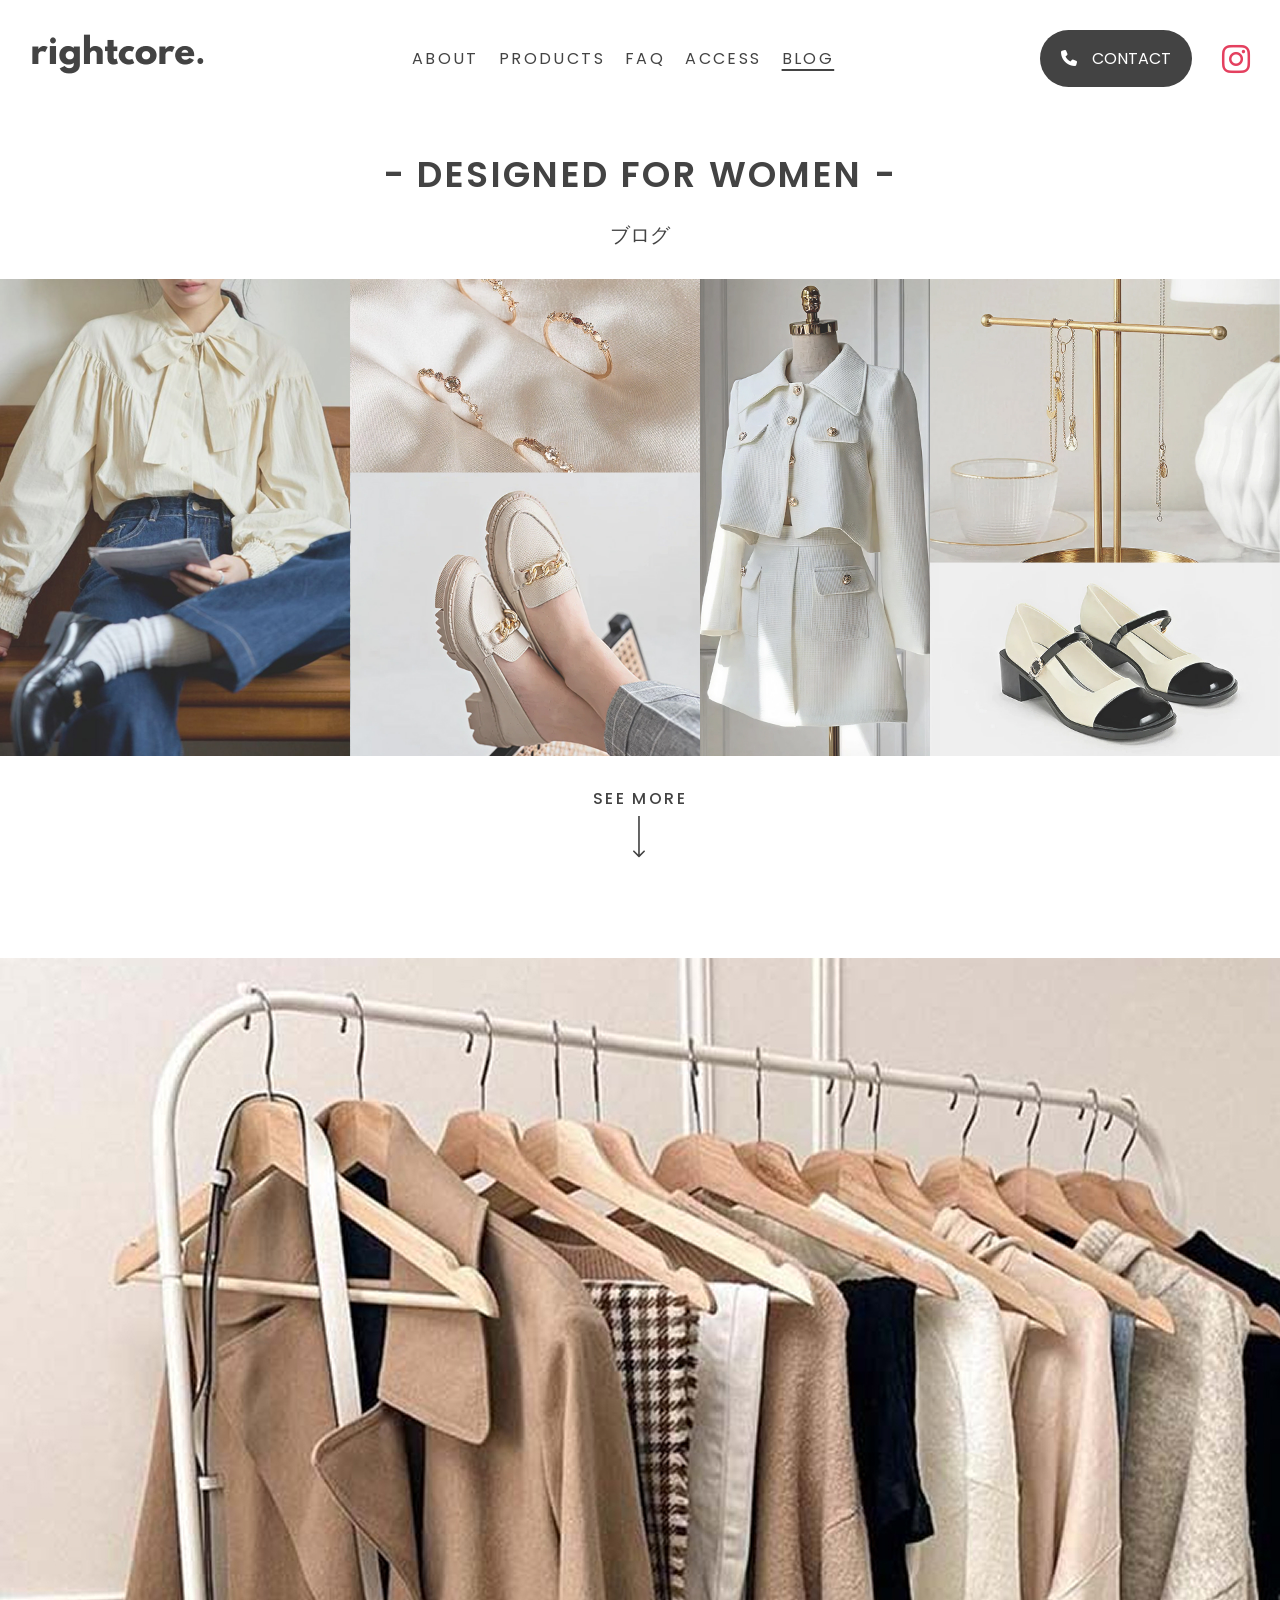
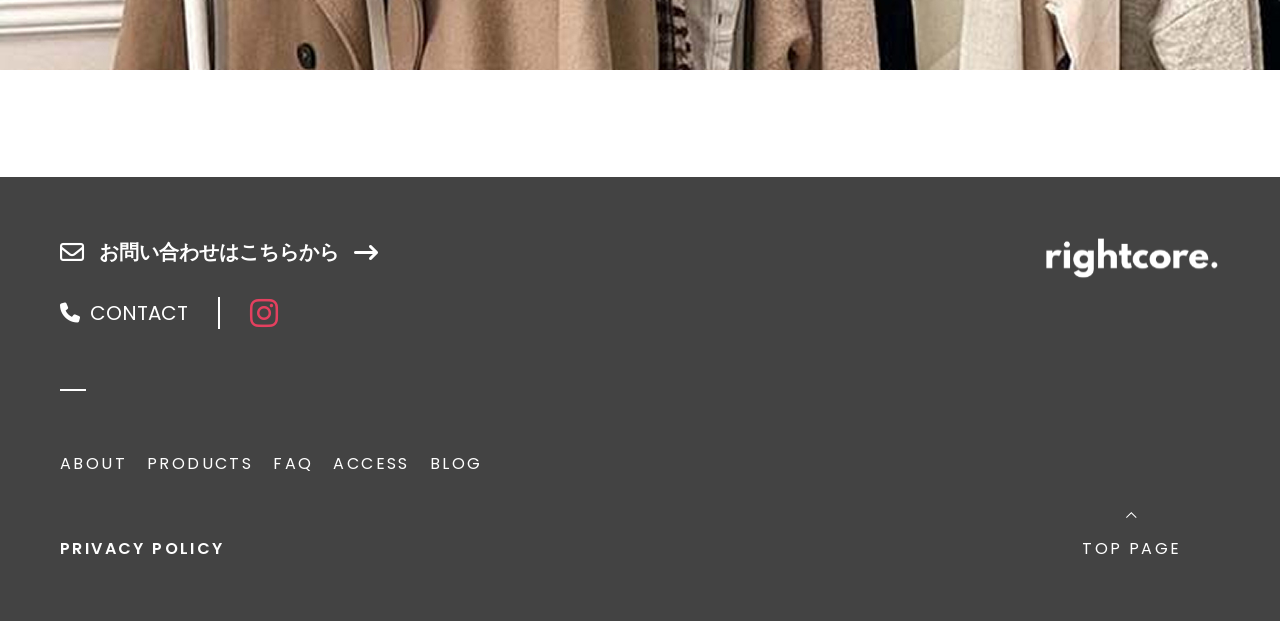
<file: blog-detail.html>
<!DOCTYPE html>
<html lang="en">
<head>
    <title>Sample Project</title>
    <meta charset="UTF-8">
    <meta name="viewport" content="width=device-width, initial-scale=1.0">
    <link rel="stylesheet" href="blog-detail.css">
    <link rel="stylesheet" href="common.css">
    <script src="script.js" defer></script>
    <link rel="preconnect" href="https://fonts.googleapis.com">
    <link rel="preconnect" href="https://fonts.gstatic.com" crossorigin>
    <link href="https://fonts.googleapis.com/css2?family=Poppins:wght@100;200;300;400;500;600;700;800;900&display=swap" rel="stylesheet">
    <link rel="stylesheet" href="https://cdnjs.cloudflare.com/ajax/libs/font-awesome/6.7.2/css/all.min.css">
</head>

<body>
    <header id="top">
        <a href="index.html" class="logo"><img src="img/h-logo.png" alt="Company Logo"></a>
    
        <div class="header-list">
            <ul>
                <li><a href="about.html">about</a></li>
                <li><a href="product.html">products</a></li>
                <li><a href="faq.html">faq</a></li>
                <li><a href="access.html" >access</a></li>
                <li><a href="blog.html" class="active">blog</a></li>
            </ul>
        </div>

        <div class="contact">
            <div class="contact-btn"><a href=""><i class="fa-solid fa-phone"></i>contact</a></div>
            <div class="ig"><i class="fa-brands fa-instagram"></i></div>
        </div>
    </header>

    <div class="mv">
        <div class="mv-headline-content">
            <div class="mv-headline">- designed for women -</div>
            <div class="mv-subheadline">ブログ</div>
        </div>
        <div class="mv-img"><img src="img/mv.jpg" alt=""></div>
        <div class="seemore">See More<img src="img/vector/arrow.svg" alt="Arrow"></div>
    </div>

    <!-- <section class="blog">
        <div class="cards">
            <div class="card">
                <div class="blog-img"><img src="img/blog/blog-img.jpg" alt=""></div>
                    <div class="blog-text">
                        <div class="blog-titledate">
                            <p class="blog-title">これはダミーテキストです。</p>
                            <p class="blog-date">00.00.0000</p>               
                        </div>

                        <p class="blog-detail">これはダミーテキストです。文字の大きさ、量、字間、行間等を確認するために入れています。これはダミーテキストです。文字の大きさ、量、字間、行間等を確認するために入れています。これはダミーテキストです。文字の大きさ、量、字間、行間等を確認するために入れています。</p>
                    </div>
            </div>

             <div class="card">
                <div class="blog-img"><img src="img/blog/blog-img.jpg" alt=""></div>
                    <div class="blog-text">
                       <div class="blog-titledate">
                            <p class="blog-title">これはダミーテキストです。</p>
                            <p class="blog-date">00.00.0000</p>               
                        </div>

                        <p class="blog-detail">これはダミーテキストです。文字の大きさ、量、字間、行間等を確認するために入れています。これはダミーテキストです。文字の大きさ、量、字間、行間等を確認するために入れています。これはダミーテキストです。文字の大きさ、量、字間、行間等を確認するために入れています。</p>
                    </div>
            </div>

            <div class="card">
                <div class="blog-img"><img src="img/blog/blog-img.jpg" alt=""></div>
                    <div class="blog-text">
                    <div class="blog-titledate">
                        <p class="blog-title">これはダミーテキストです。</p>
                        <p class="blog-date">00.00.0000</p>               
                    </div>

                    <p class="blog-detail">これはダミーテキストです。文字の大きさ、量、字間、行間等を確認するために入れています。これはダミーテキストです。文字の大きさ、量、字間、行間等を確認するために入れています。これはダミーテキストです。文字の大きさ、量、字間、行間等を確認するために入れています。</p>
                    </div>
            </div>
        </div>

        <div class="cards">
            <div class="card">
                <div class="blog-img"><img src="img/blog/blog-img.jpg" alt=""></div>
                    <div class="blog-text">
                        <div class="blog-titledate">
                            <p class="blog-title">これはダミーテキストです。</p>
                            <p class="blog-date">00.00.0000</p>               
                        </div>

                        <p class="blog-detail">これはダミーテキストです。文字の大きさ、量、字間、行間等を確認するために入れています。これはダミーテキストです。文字の大きさ、量、字間、行間等を確認するために入れています。これはダミーテキストです。文字の大きさ、量、字間、行間等を確認するために入れています。</p>
                    </div>
            </div>

             <div class="card">
                <div class="blog-img"><img src="img/blog/blog-img.jpg" alt=""></div>
                    <div class="blog-text">
                       <div class="blog-titledate">
                            <p class="blog-title">これはダミーテキストです。</p>
                            <p class="blog-date">00.00.0000</p>               
                        </div>

                        <p class="blog-detail">これはダミーテキストです。文字の大きさ、量、字間、行間等を確認するために入れています。これはダミーテキストです。文字の大きさ、量、字間、行間等を確認するために入れています。これはダミーテキストです。文字の大きさ、量、字間、行間等を確認するために入れています。</p>
                    </div>
            </div>

            <div class="card">
                <div class="blog-img"><img src="img/blog/blog-img.jpg" alt=""></div>
                    <div class="blog-text">
                    <div class="blog-titledate">
                        <p class="blog-title">これはダミーテキストです。</p>
                        <p class="blog-date">00.00.0000</p>               
                    </div>

                    <p class="blog-detail">これはダミーテキストです。文字の大きさ、量、字間、行間等を確認するために入れています。これはダミーテキストです。文字の大きさ、量、字間、行間等を確認するために入れています。これはダミーテキストです。文字の大きさ、量、字間、行間等を確認するために入れています。</p>
                    </div>
            </div>
        </div>
    </section> -->

    <section class="blog-detail">
        <div class="content">
            <img src="img/blog/blogdetail-img.jpg"/>
            
        </div>
    </section>

    <footer>
        <div class="footer-left-content">
            <div class="footer-contact">
                <div class="footer-contact01"><i class="fa-regular fa-envelope"></i><a href="">お問い合わせはこちらから</a><i class="fa-solid fa-arrow-right-long"></i></div>
                <div class="footer-contact02">
                    <div class="contact02"><i class="fa-solid fa-phone"></i><a href="">contact</a></div>
                    <div class="ig"><i class="fa-brands fa-instagram"></i></div>
                </div>
            </div>
            <div class="footer-line"></div>
            <div class="header-list">
                <ul>
                    <li><a href="">about</a></li>
                    <li><a href="">products</a></li>
                    <li><a href="">faq</a></li>
                    <li><a href="">access</a></li>
                    <li><a href="">blog</a></li>
                </ul>
            </div>
            <div class="privacy"><a href="">privacy policy</a></div>
        </div> 

        <div class="footer-right-content">
            <div class="logo"><img src="img/f-logo.svg" alt=""></div>
            <a href="#top" class="btn-topage">
                <div class="logo"><img src="img/arrow.svg" alt=""></div>
                <p>top page</p>
            </a>
        </div>
    </footer>
</body>
</html>
</file>
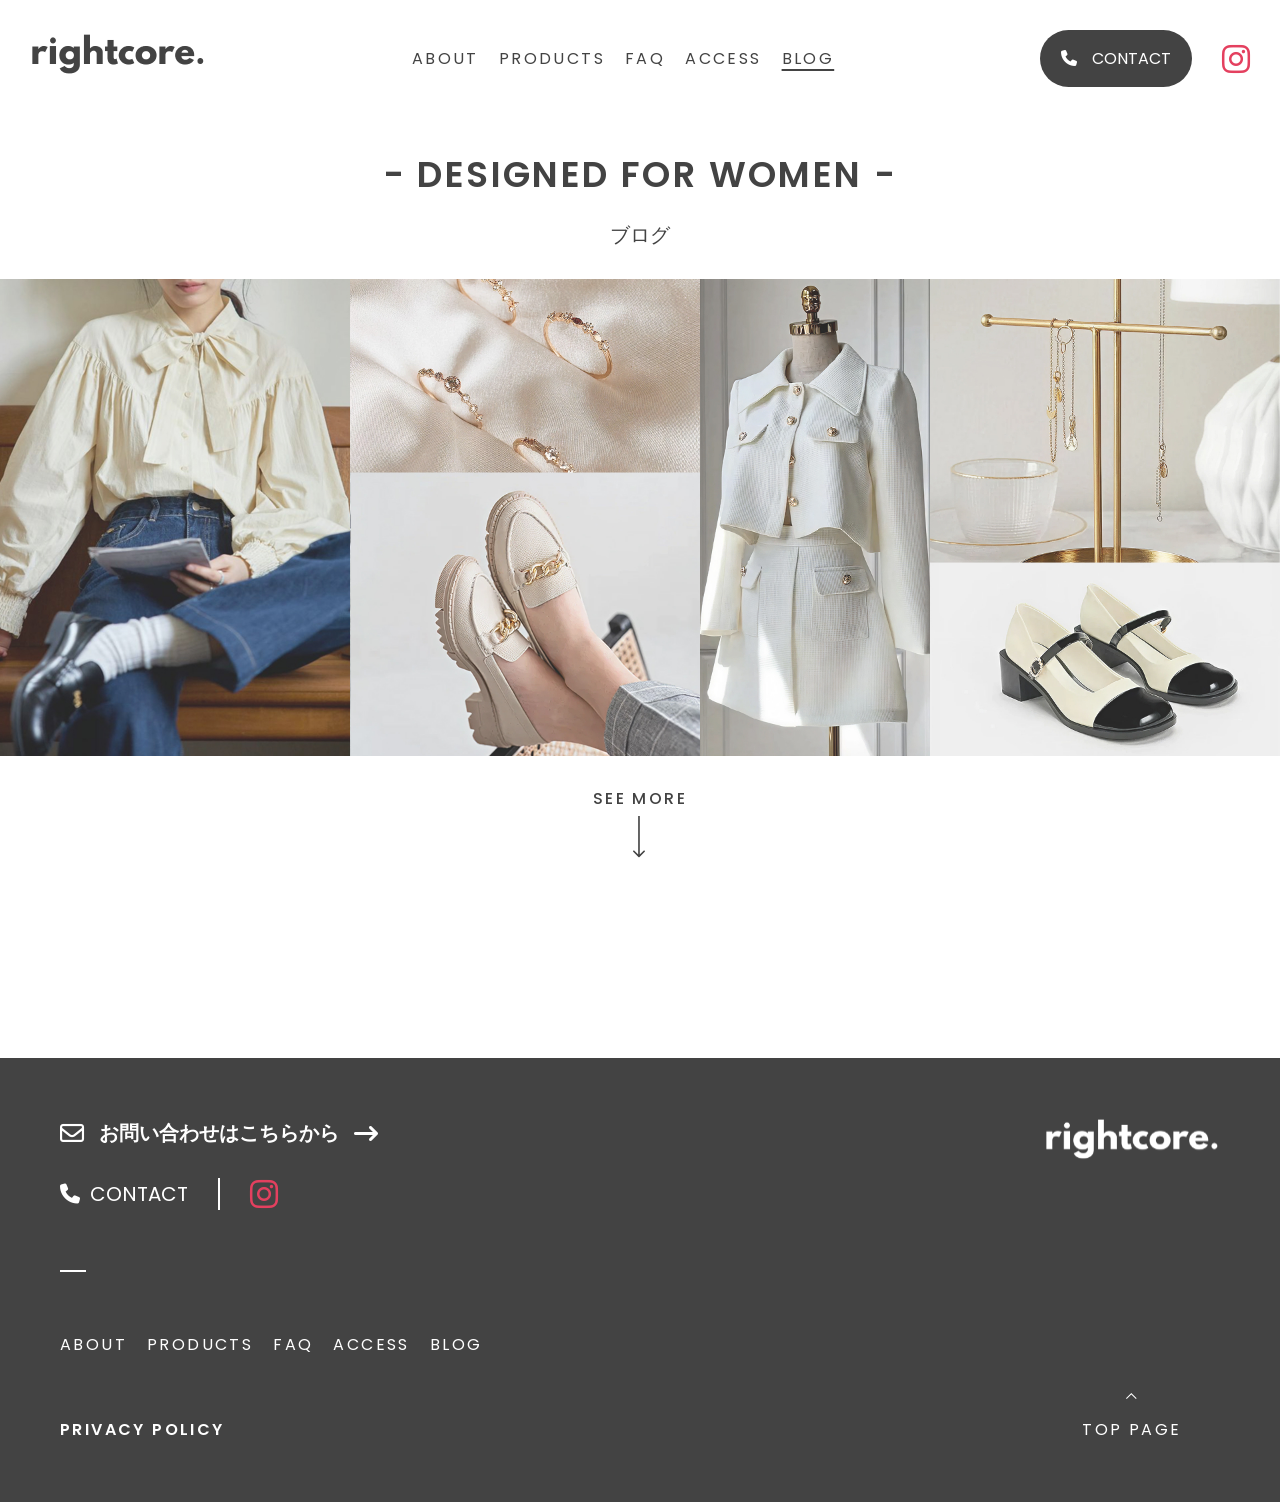
<file: blog.html>
<!DOCTYPE html>
<html lang="en">
<head>
    <title>Sample Project</title>
    <meta charset="UTF-8">
    <meta name="viewport" content="width=device-width, initial-scale=1.0">
    <link rel="stylesheet" href="blog.css">
    <link rel="stylesheet" href="common.css">
    <script src="script.js" defer></script>
    <link rel="preconnect" href="https://fonts.googleapis.com">
    <link rel="preconnect" href="https://fonts.gstatic.com" crossorigin>
    <link href="https://fonts.googleapis.com/css2?family=Poppins:wght@100;200;300;400;500;600;700;800;900&display=swap" rel="stylesheet">
    <link rel="stylesheet" href="https://cdnjs.cloudflare.com/ajax/libs/font-awesome/6.7.2/css/all.min.css">
</head>

<body>
    <header id="top">
        <a href="index.html" class="logo"><img src="img/h-logo.png" alt="Company Logo"></a>
    
        <div class="header-list">
            <ul>
                <li><a href="about.html">about</a></li>
                <li><a href="product.html">products</a></li>
                <li><a href="faq.html">faq</a></li>
                <li><a href="access.html" >access</a></li>
                <li><a href="blog.html" class="active">blog</a></li>
            </ul>
        </div>

        <div class="contact">
            <div class="contact-btn"><a href=""><i class="fa-solid fa-phone"></i>contact</a></div>
            <div class="ig"><i class="fa-brands fa-instagram"></i></div>
        </div>
    </header>

    <div class="mv">
        <div class="mv-headline-content">
            <div class="mv-headline">- designed for women -</div>
            <div class="mv-subheadline">ブログ</div>
        </div>
        <div class="mv-img"><img src="img/mv.jpg" alt=""></div>
        <div class="seemore">See More<img src="img/vector/arrow.svg" alt="Arrow"></div>
    </div>

    <!-- <section class="blog">
        <div class="cards">
            <div class="card">
                <div class="blog-img"><img src="img/blog/blog-img.jpg" alt=""></div>
                    <div class="blog-text">
                        <div class="blog-titledate">
                            <p class="blog-title">これはダミーテキストです。</p>
                            <p class="blog-date">00.00.0000</p>               
                        </div>

                        <p class="blog-detail">これはダミーテキストです。文字の大きさ、量、字間、行間等を確認するために入れています。これはダミーテキストです。文字の大きさ、量、字間、行間等を確認するために入れています。これはダミーテキストです。文字の大きさ、量、字間、行間等を確認するために入れています。</p>
                    </div>
            </div>

             <div class="card">
                <div class="blog-img"><img src="img/blog/blog-img.jpg" alt=""></div>
                    <div class="blog-text">
                       <div class="blog-titledate">
                            <p class="blog-title">これはダミーテキストです。</p>
                            <p class="blog-date">00.00.0000</p>               
                        </div>

                        <p class="blog-detail">これはダミーテキストです。文字の大きさ、量、字間、行間等を確認するために入れています。これはダミーテキストです。文字の大きさ、量、字間、行間等を確認するために入れています。これはダミーテキストです。文字の大きさ、量、字間、行間等を確認するために入れています。</p>
                    </div>
            </div>

            <div class="card">
                <div class="blog-img"><img src="img/blog/blog-img.jpg" alt=""></div>
                    <div class="blog-text">
                    <div class="blog-titledate">
                        <p class="blog-title">これはダミーテキストです。</p>
                        <p class="blog-date">00.00.0000</p>               
                    </div>

                    <p class="blog-detail">これはダミーテキストです。文字の大きさ、量、字間、行間等を確認するために入れています。これはダミーテキストです。文字の大きさ、量、字間、行間等を確認するために入れています。これはダミーテキストです。文字の大きさ、量、字間、行間等を確認するために入れています。</p>
                    </div>
            </div>
        </div>

        <div class="cards">
            <div class="card">
                <div class="blog-img"><img src="img/blog/blog-img.jpg" alt=""></div>
                    <div class="blog-text">
                        <div class="blog-titledate">
                            <p class="blog-title">これはダミーテキストです。</p>
                            <p class="blog-date">00.00.0000</p>               
                        </div>

                        <p class="blog-detail">これはダミーテキストです。文字の大きさ、量、字間、行間等を確認するために入れています。これはダミーテキストです。文字の大きさ、量、字間、行間等を確認するために入れています。これはダミーテキストです。文字の大きさ、量、字間、行間等を確認するために入れています。</p>
                    </div>
            </div>

             <div class="card">
                <div class="blog-img"><img src="img/blog/blog-img.jpg" alt=""></div>
                    <div class="blog-text">
                       <div class="blog-titledate">
                            <p class="blog-title">これはダミーテキストです。</p>
                            <p class="blog-date">00.00.0000</p>               
                        </div>

                        <p class="blog-detail">これはダミーテキストです。文字の大きさ、量、字間、行間等を確認するために入れています。これはダミーテキストです。文字の大きさ、量、字間、行間等を確認するために入れています。これはダミーテキストです。文字の大きさ、量、字間、行間等を確認するために入れています。</p>
                    </div>
            </div>

            <div class="card">
                <div class="blog-img"><img src="img/blog/blog-img.jpg" alt=""></div>
                    <div class="blog-text">
                    <div class="blog-titledate">
                        <p class="blog-title">これはダミーテキストです。</p>
                        <p class="blog-date">00.00.0000</p>               
                    </div>

                    <p class="blog-detail">これはダミーテキストです。文字の大きさ、量、字間、行間等を確認するために入れています。これはダミーテキストです。文字の大きさ、量、字間、行間等を確認するために入れています。これはダミーテキストです。文字の大きさ、量、字間、行間等を確認するために入れています。</p>
                    </div>
            </div>
        </div>
    </section> -->

    <div class="cards"></div>

    <footer>
        <div class="footer-left-content">
            <div class="footer-contact">
                <div class="footer-contact01"><i class="fa-regular fa-envelope"></i><a href="">お問い合わせはこちらから</a><i class="fa-solid fa-arrow-right-long"></i></div>
                <div class="footer-contact02">
                    <div class="contact02"><i class="fa-solid fa-phone"></i><a href="">contact</a></div>
                    <div class="ig"><i class="fa-brands fa-instagram"></i></div>
                </div>
            </div>
            <div class="footer-line"></div>
            <div class="header-list">
                <ul>
                    <li><a href="">about</a></li>
                    <li><a href="">products</a></li>
                    <li><a href="">faq</a></li>
                    <li><a href="">access</a></li>
                    <li><a href="">blog</a></li>
                </ul>
            </div>
            <div class="privacy"><a href="">privacy policy</a></div>
        </div> 

        <div class="footer-right-content">
            <div class="logo"><img src="img/f-logo.svg" alt=""></div>
            <a href="#top" class="btn-topage">
                <div class="logo"><img src="img/arrow.svg" alt=""></div>
                <p>top page</p>
            </a>
        </div>
    </footer>
</body>
</html>
</file>
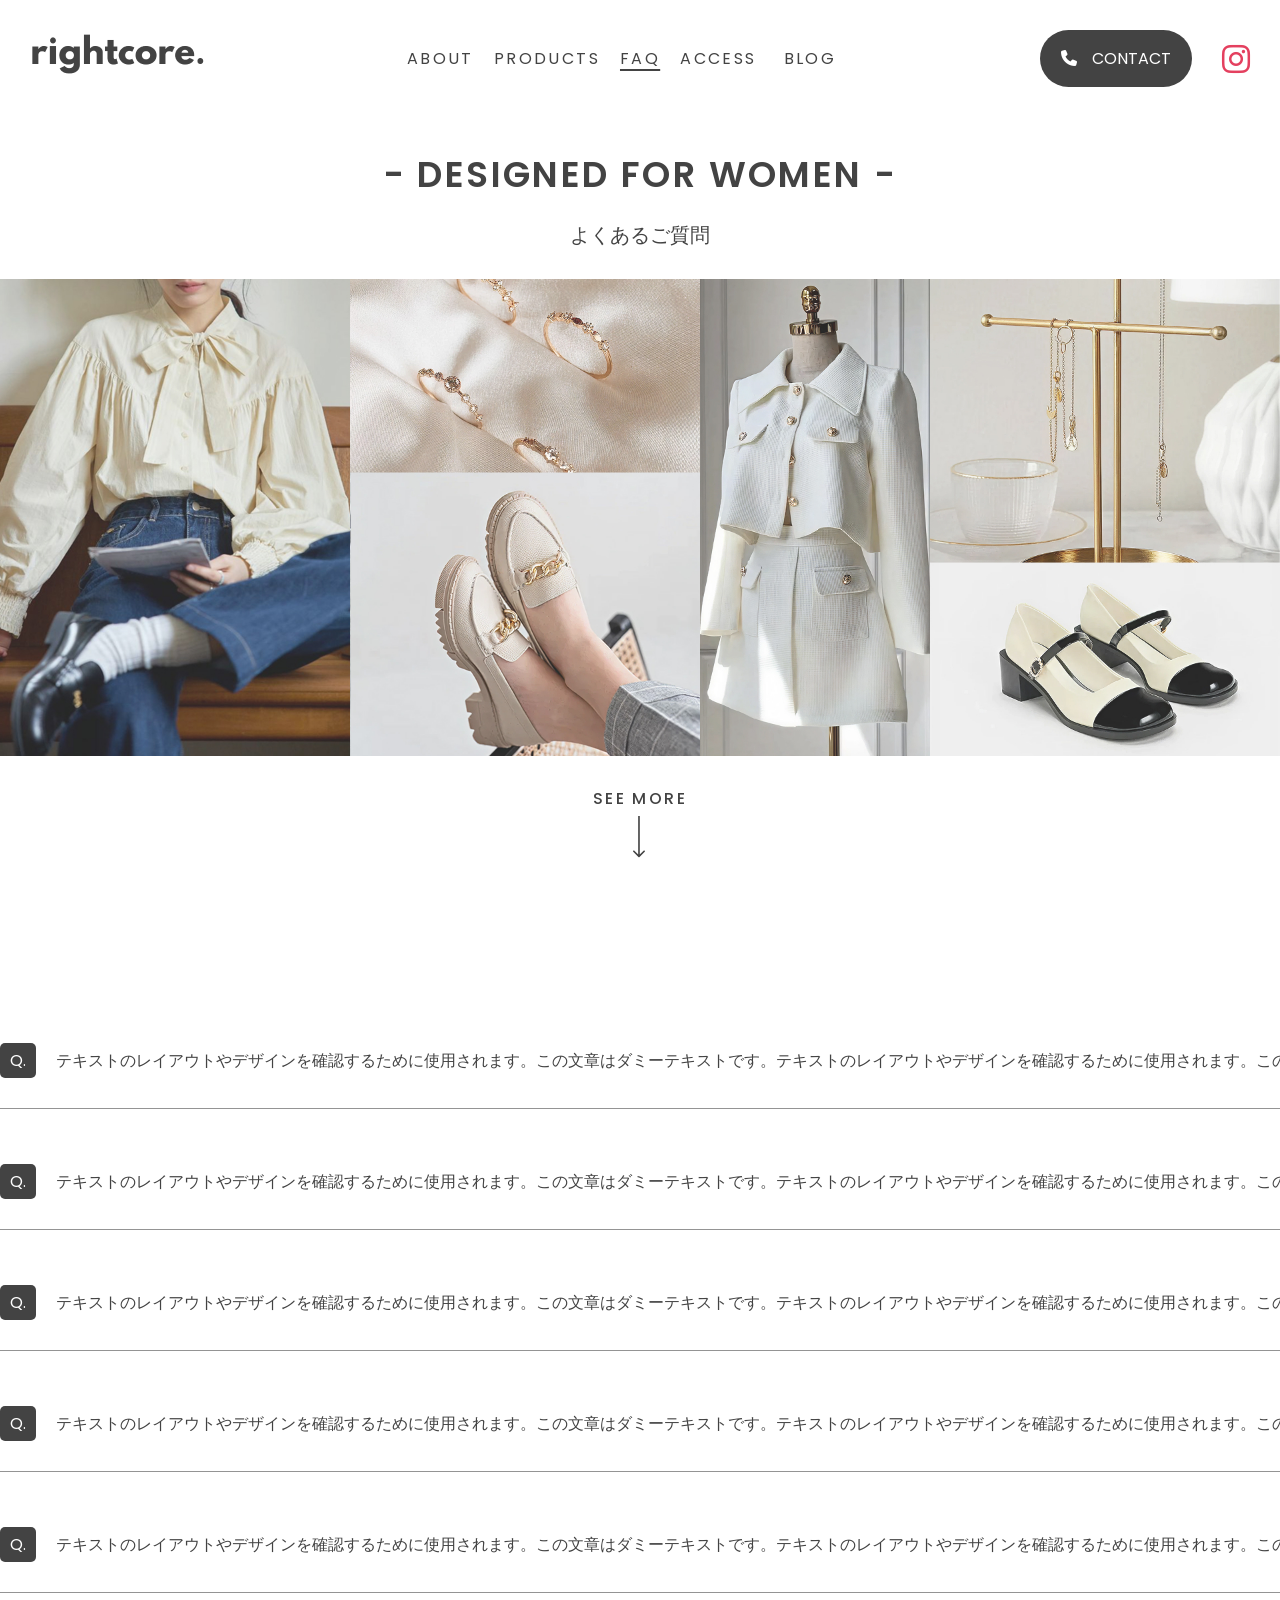
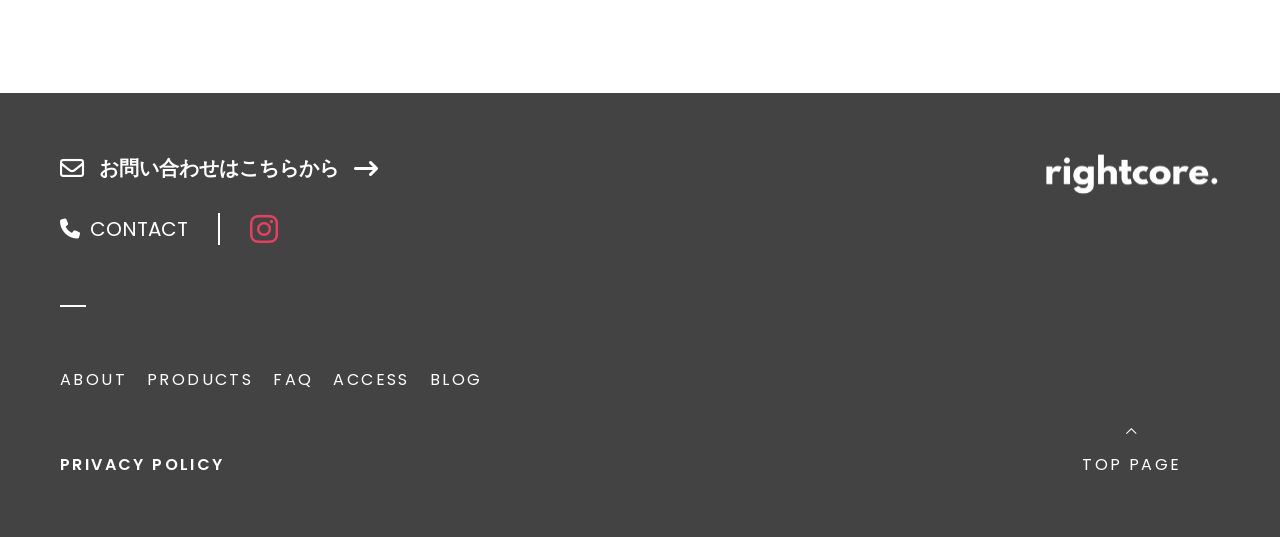
<file: faq.html>
<!DOCTYPE html>
<html lang="en">
<head>
    <title>Sample Project</title>
    <meta charset="UTF-8">
    <meta name="viewport" content="width=device-width, initial-scale=1.0">
    <link rel="stylesheet" href="faq.css">
    <link rel="stylesheet" href="common.css">
    <script src="script.js" defer></script>
    <link rel="preconnect" href="https://fonts.googleapis.com">
    <link rel="preconnect" href="https://fonts.gstatic.com" crossorigin>
    <link href="https://fonts.googleapis.com/css2?family=Poppins:wght@100;200;300;400;500;600;700;800;900&display=swap" rel="stylesheet">
    <link rel="stylesheet" href="https://cdnjs.cloudflare.com/ajax/libs/font-awesome/6.7.2/css/all.min.css">
</head>

<body>
    <header id="top">
        <a href="index.html" class="logo"><img src="img/h-logo.png" alt="Company Logo"></a>
    
        <div class="header-list">
            <ul>
                <li><a href="about.html">about</a></li>
                <li><a href="product.html">products</a></li>
                <li><a href="faq.html" class="active">faq</a></li>
                <li><a href="access.html" data-text="ACCESS">access</a></li>
                <li><a href="blog.html" data-text="BLOG">blog</a></li>
            </ul>
        </div>

        <div class="contact">
            <div class="contact-btn"><a href=""><i class="fa-solid fa-phone"></i>contact</a></div>
            <div class="ig"><i class="fa-brands fa-instagram"></i></div>
        </div>
    </header>

    <div class="mv">
        <div class="mv-headline-content">
            <div class="mv-headline">- designed for women -</div>
            <div class="mv-subheadline">よくあるご質問</div>
        </div>
        <div class="mv-img"><img src="img/mv.jpg" alt=""></div>
        <div class="seemore">See More<img src="img/vector/arrow.svg" alt="Arrow"></div>
    </div>
    
    <div class="content">
        <div class="accordion">
                <div class="item">
                    <div class="question">
                        <span class="icon">Q.</span>

                        <p class="question-text">
                        テキストのレイアウトやデザインを確認するために使用されます。この文章はダミーテキストです。テキストのレイアウトやデザインを確認するために使用されます。この文章はダミーテキストです。テキストのレイアウトやデザインを確認するために使用されます。この文章はダミーテキストです。テキストのレイアウトやデザインを確認するために使用されます。この文章はダミーテキストです。
                        </p>
                        <span class="arrow">+</span>
                    </div>

                    <div class="answer">
                        <span class="icon answer-icon">A.</span>
                        <p>テキストのレイアウトやデザインを確認するために使用されます。この文章はダミーテキストです。テキストのレイアウトやデザインを確認するために使用されます。この文章はダミーテキストです。</p>
                        <span class="arrow">-</span>
                    </div>
                </div>

                <div class="item">
                    <div class="question">
                        <span class="icon">Q.</span>

                        <p class="question-text">
                        テキストのレイアウトやデザインを確認するために使用されます。この文章はダミーテキストです。テキストのレイアウトやデザインを確認するために使用されます。この文章はダミーテキストです。テキストのレイアウトやデザインを確認するために使用されます。この文章はダミーテキストです。テキストのレイアウトやデザインを確認するために使用されます。この文章はダミーテキストです。
                        </p>
                        <span class="arrow">+</span>
                    </div>

                    <div class="answer">
                        <span class="icon answer-icon">A.</span>
                        <p>テキストのレイアウトやデザインを確認するために使用されます。この文章はダミーテキストです。テキストのレイアウトやデザインを確認するために使用されます。この文章はダミーテキストです。テキストのレイアウトやデザインを確認するために使用されます。この文章はダミーテキストです。テキストのレイアウトやデザインを確認するために使用されます。この文章はダミーテキストです。</p>
                        <span class="arrow">-</span>
                    </div>
                </div>

                <div class="item">
                    <div class="question">
                        <span class="icon">Q.</span>

                        <p class="question-text">
                        テキストのレイアウトやデザインを確認するために使用されます。この文章はダミーテキストです。テキストのレイアウトやデザインを確認するために使用されます。この文章はダミーテキストです。テキストのレイアウトやデザインを確認するために使用されます。この文章はダミーテキストです。テキストのレイアウトやデザインを確認するために使用されます。この文章はダミーテキストです。
                        </p>
                        <span class="arrow">+</span>
                    </div>

                    <div class="answer">
                        <span class="icon answer-icon">A.</span>
                        <p>テキストのレイアウトやデザインを確認するために使用されます。この文章はダミーテキストです。テキストのレイアウトやデザインを確認するために使用されます。この文章はダミーテキストです。テキストのレイアウトやデザインを確認するために使用されます。この文章はダミーテキストです。テキストのレイアウトやデザインを確認するために使用されます。この文章はダミーテキストです。</p>
                        <span class="arrow">-</span>
                    </div>
                </div>

                <div class="item">
                    <div class="question">
                        <span class="icon">Q.</span>

                        <p class="question-text">
                        テキストのレイアウトやデザインを確認するために使用されます。この文章はダミーテキストです。テキストのレイアウトやデザインを確認するために使用されます。この文章はダミーテキストです。テキストのレイアウトやデザインを確認するために使用されます。この文章はダミーテキストです。テキストのレイアウトやデザインを確認するために使用されます。この文章はダミーテキストです。
                        </p>
                        <span class="arrow">+</span>
                    </div>

                    <div class="answer">
                        <span class="icon answer-icon">A.</span>
                        <p>テキストのレイアウトやデザインを確認するために使用されます。この文章はダミーテキストです。テキストのレイアウトやデザインを確認するために使用されます。この文章はダミーテキストです。テキストのレイアウトやデザインを確認するために使用されます。この文章はダミーテキストです。テキストのレイアウトやデザインを確認するために使用されます。この文章はダミーテキストです。</p>
                        <span class="arrow">-</span>
                    </div>
                </div>

                <div class="item">
                    <div class="question">
                        <span class="icon">Q.</span>

                        <p class="question-text">
                        テキストのレイアウトやデザインを確認するために使用されます。この文章はダミーテキストです。テキストのレイアウトやデザインを確認するために使用されます。この文章はダミーテキストです。テキストのレイアウトやデザインを確認するために使用されます。この文章はダミーテキストです。テキストのレイアウトやデザインを確認するために使用されます。この文章はダミーテキストです。
                        </p>
                        <span class="arrow">+</span>
                    </div>

                    <div class="answer">
                        <span class="icon answer-icon">A.</span>
                        <p>テキストのレイアウトやデザインを確認するために使用されます。この文章はダミーテキストです。テキストのレイアウトやデザインを確認するために使用されます。この文章はダミーテキストです。テキストのレイアウトやデザインを確認するために使用されます。この文章はダミーテキストです。テキストのレイアウトやデザインを確認するために使用されます。この文章はダミーテキストです。</p>
                        <span class="arrow">-</span>
                    </div>
                </div>
        </div>
    </div>


    <footer>
        <div class="footer-left-content">
            <div class="footer-contact">
                <div class="footer-contact01"><i class="fa-regular fa-envelope"></i><a href="">お問い合わせはこちらから</a><i class="fa-solid fa-arrow-right-long"></i></div>
                <div class="footer-contact02">
                    <div class="contact02"><i class="fa-solid fa-phone"></i><a href="">contact</a></div>
                    <div class="ig"><i class="fa-brands fa-instagram"></i></div>
                </div>
            </div>
            <div class="footer-line"></div>
            <div class="header-list">
                <ul>
                    <li><a href="">about</a></li>
                    <li><a href="">products</a></li>
                    <li><a href="">faq</a></li>
                    <li><a href="">access</a></li>
                    <li><a href="">blog</a></li>
                </ul>
            </div>
            <div class="privacy"><a href="">privacy policy</a></div>
        </div> 

        <div class="footer-right-content">
            <div class="logo"><img src="img/f-logo.svg" alt=""></div>
            <a href="#top" class="btn-topage">
                <div class="logo"><img src="img/arrow.svg" alt=""></div>
                <p>top page</p>
            </a>
        </div>
    </footer>

</body>
</html>
</file>
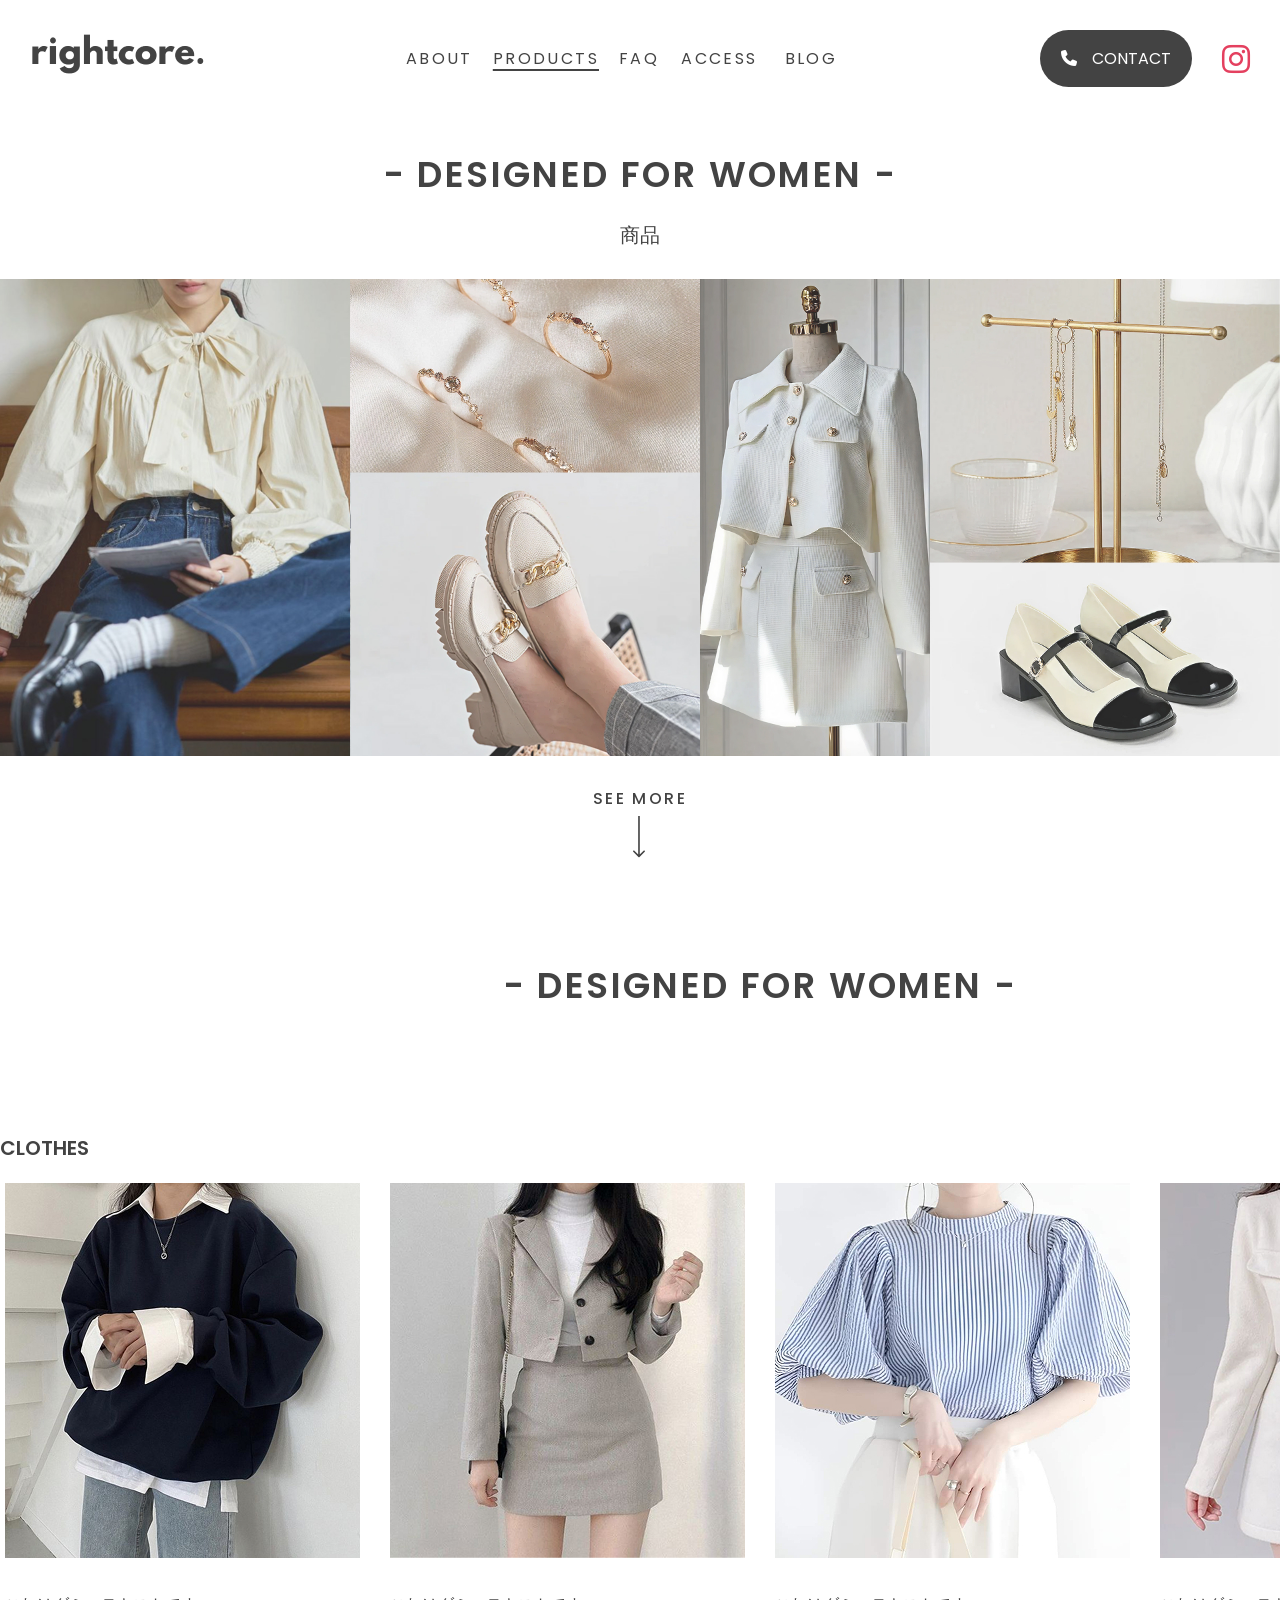
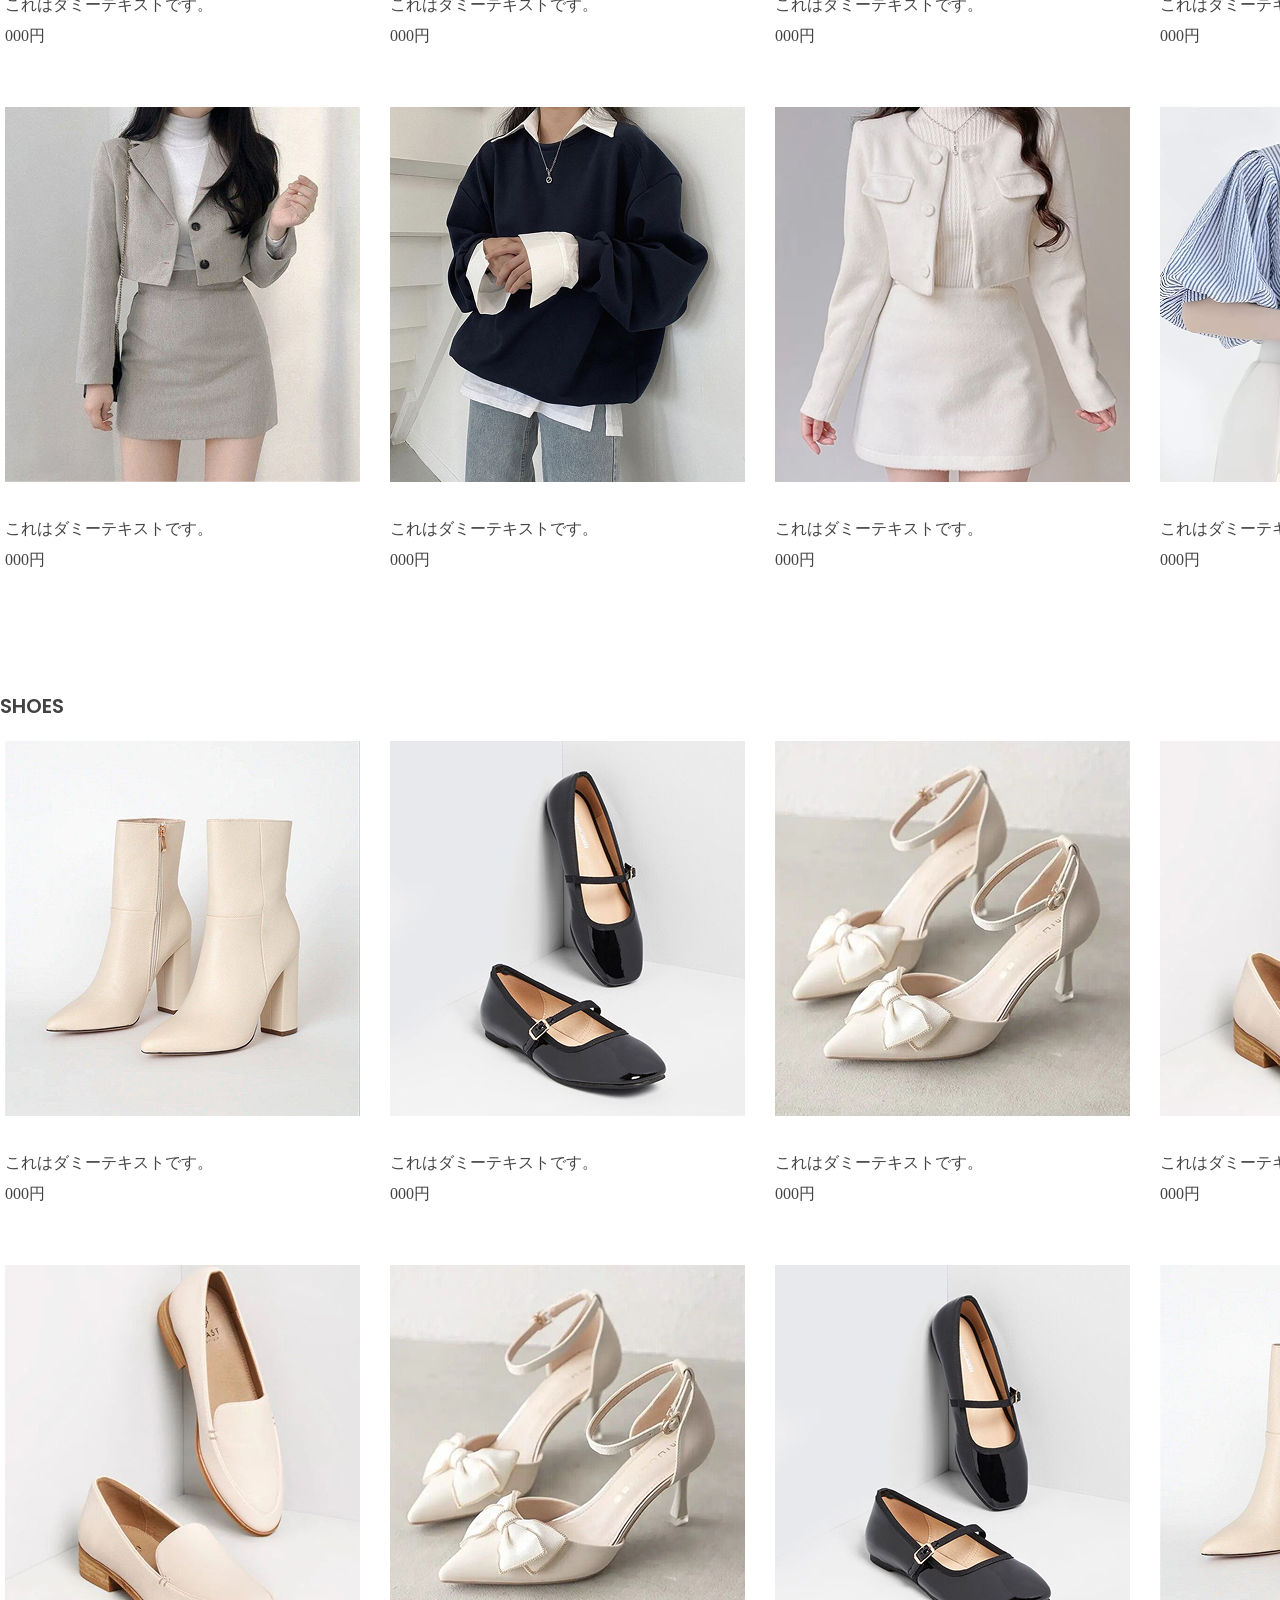
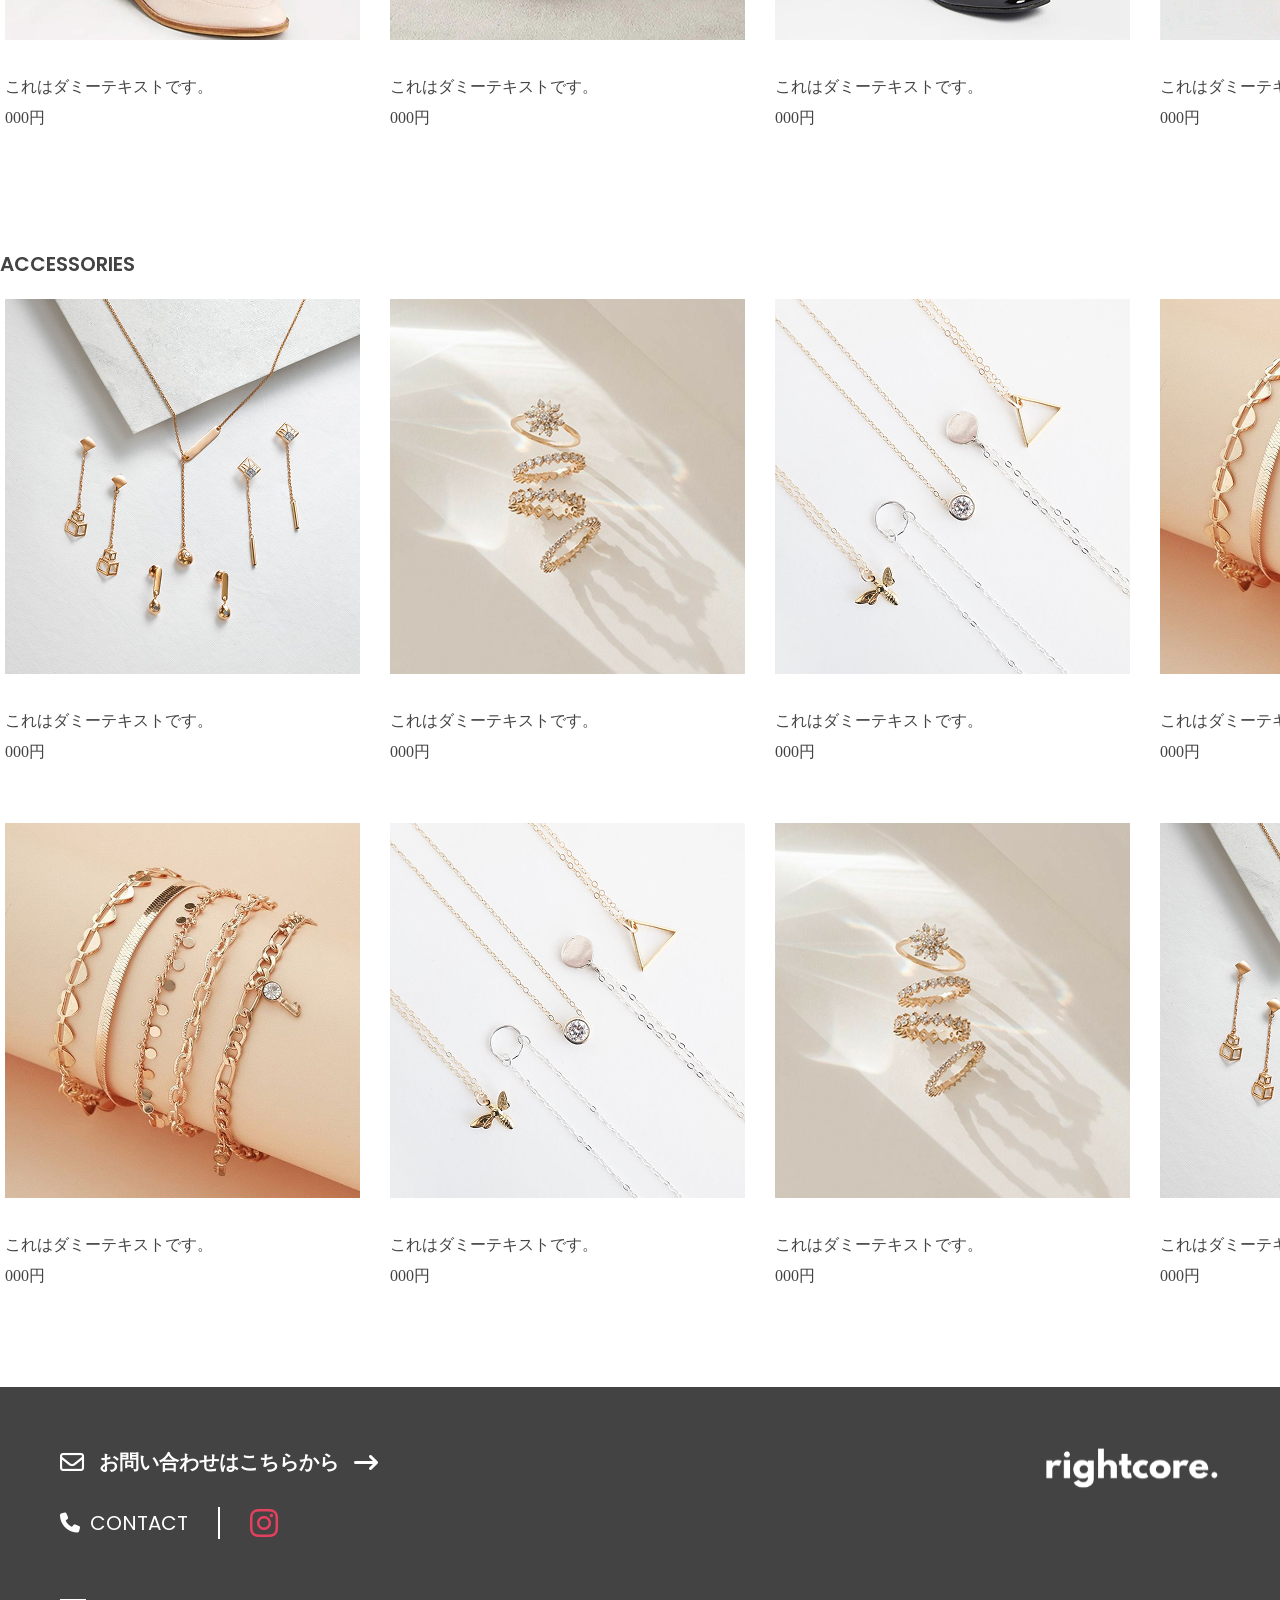
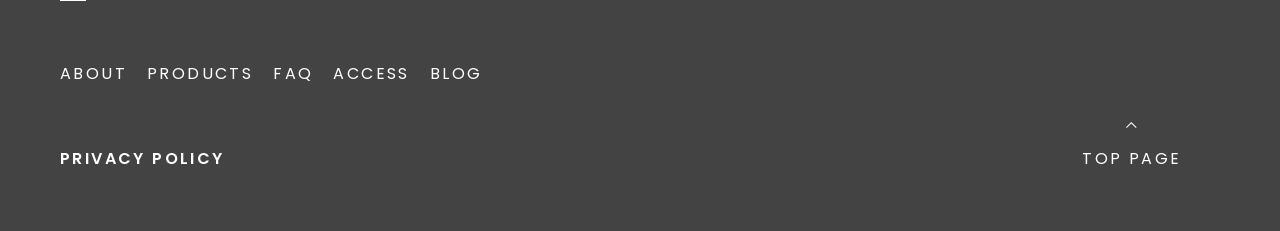
<file: product.html>
<!DOCTYPE html>
<html lang="en">
<head>
    <title>Sample Project</title>
    <meta charset="UTF-8">
    <meta name="viewport" content="width=device-width, initial-scale=1.0">
    <link rel="stylesheet" href="product.css">
    <link rel="stylesheet" href="common.css">
    <!-- <script src="script.js" defer></script> -->
    <link rel="preconnect" href="https://fonts.googleapis.com">
    <link rel="preconnect" href="https://fonts.gstatic.com" crossorigin>
    <link href="https://fonts.googleapis.com/css2?family=Poppins:wght@100;200;300;400;500;600;700;800;900&display=swap" rel="stylesheet">
    <link rel="stylesheet" href="https://cdnjs.cloudflare.com/ajax/libs/font-awesome/6.7.2/css/all.min.css">
</head>
<body>
    <header id="top">
        <a href="index.html" class="logo"><img src="img/h-logo.png" alt="Company Logo"></a>
    
        <div class="header-list">
            <ul>
                <li><a href="about.html">about</a></li>
                <li><a href="product.html" class="active" >products</a></li>
                <li><a href="faq.html" data-text="FAQ">faq</a></li>
                <li><a href="access.html" data-text="ACCESS">access</a></li>
                <li><a href="blog.html" data-text="BLOG">blog</a></li>
            </ul>
        </div>

        <div class="contact">
            <div class="contact-btn"><a href=""><i class="fa-solid fa-phone"></i>contact</a></div>
            <div class="ig"><i class="fa-brands fa-instagram"></i></div>
        </div>
    </header>

    <div class="mv">
        <div class="mv-headline-content">
            <div class="mv-headline">- designed for women -</div>
            <div class="mv-subheadline">商品</div>
        </div>
        <div class="mv-img"><img src="img/mv.jpg" alt=""></div>
        <div class="seemore">See More<img src="img/vector/arrow.svg" alt="Arrow"></div>
    </div>

    <section class="sec01">
        <div class="mv-headline">- designed for women -</div>

        <div class="content">
            <p class="headline">clothes</p>
                <div class="cards-content">
                    <div class="cards">
                        <div class="card">
                            <div class="card-img"><img src="img/products/img01.jpg" alt=""></div>
                                <div class="card-titledate">
                                    <p class="card-title">これはダミーテキストです。</p>
                                    <p class="card-date">000円</p>               
                                </div>
                        </div>

                        <div class="card">
                            <div class="card-img"><img src="img/products/img02.jpg" alt=""></div>
                            <div class="card-text">
                                <div class="card-titledate">
                                    <p class="card-title">これはダミーテキストです。</p>
                                    <p class="card-date">000円</p>               
                                </div>
                            </div>
                        </div>

                        <div class="card">
                            <div class="card-img"><img src="img/products/img03.jpg" alt=""></div>
                            <div class="card-text">
                                <div class="card-titledate">
                                    <p class="card-title">これはダミーテキストです。</p>
                                    <p class="card-date">000円</p>               
                                </div>
                            </div>
                        </div>

                        <div class="card">
                            <div class="card-img"><img src="img/products/img04.jpg" alt=""></div>
                            <div class="card-text">
                                <div class="card-titledate">
                                    <p class="card-title">これはダミーテキストです。</p>
                                    <p class="card-date">000円</p>               
                                </div>
                            </div>
                        </div>
                    </div>
                    <div class="cards">
                        <div class="card">
                            <div class="card-img"><img src="img/products/img02.jpg" alt=""></div>
                                <div class="card-titledate">
                                    <p class="card-title">これはダミーテキストです。</p>
                                    <p class="card-date">000円</p>               
                                </div>
                        </div>

                        <div class="card">
                            <div class="card-img"><img src="img/products/img01.jpg" alt=""></div>
                            <div class="card-text">
                                <div class="card-titledate">
                                    <p class="card-title">これはダミーテキストです。</p>
                                    <p class="card-date">000円</p>               
                                </div>
                            </div>
                        </div>

                        <div class="card">
                            <div class="card-img"><img src="img/products/img04.jpg" alt=""></div>
                            <div class="card-text">
                                <div class="card-titledate">
                                    <p class="card-title">これはダミーテキストです。</p>
                                    <p class="card-date">000円</p>               
                                </div>
                            </div>
                        </div>

                        <div class="card">
                            <div class="card-img"><img src="img/products/img03.jpg" alt=""></div>
                            <div class="card-text">
                                <div class="card-titledate">
                                    <p class="card-title">これはダミーテキストです。</p>
                                    <p class="card-date">000円</p>               
                                </div>
                            </div>
                        </div>
                    </div>
                </div>


        </div>

        <div class="content">
            <p class="headline">shoes</p>
                <div class="cards-content">
                    <div class="cards">
                        <div class="card">
                            <div class="card-img"><img src="img/products/img05.jpg" alt=""></div>
                                <div class="card-titledate">
                                    <p class="card-title">これはダミーテキストです。</p>
                                    <p class="card-date">000円</p>               
                                </div>
                        </div>

                        <div class="card">
                            <div class="card-img"><img src="img/products/img06.jpg" alt=""></div>
                            <div class="card-text">
                                <div class="card-titledate">
                                    <p class="card-title">これはダミーテキストです。</p>
                                    <p class="card-date">000円</p>               
                                </div>
                            </div>
                        </div>

                        <div class="card">
                            <div class="card-img"><img src="img/products/img07.jpg" alt=""></div>
                            <div class="card-text">
                                <div class="card-titledate">
                                    <p class="card-title">これはダミーテキストです。</p>
                                    <p class="card-date">000円</p>               
                                </div>
                            </div>
                        </div>

                        <div class="card">
                            <div class="card-img"><img src="img/products/img08.jpg" alt=""></div>
                            <div class="card-text">
                                <div class="card-titledate">
                                    <p class="card-title">これはダミーテキストです。</p>
                                    <p class="card-date">000円</p>               
                                </div>
                            </div>
                        </div>
                    </div>

                    <div class="cards">
                        <div class="card">
                            <div class="card-img"><img src="img/products/img08.jpg" alt=""></div>
                                <div class="card-titledate">
                                    <p class="card-title">これはダミーテキストです。</p>
                                    <p class="card-date">000円</p>               
                                </div>
                        </div>

                        <div class="card">
                            <div class="card-img"><img src="img/products/img07.jpg" alt=""></div>
                            <div class="card-text">
                                <div class="card-titledate">
                                    <p class="card-title">これはダミーテキストです。</p>
                                    <p class="card-date">000円</p>               
                                </div>
                            </div>
                        </div>

                        <div class="card">
                            <div class="card-img"><img src="img/products/img06.jpg" alt=""></div>
                            <div class="card-text">
                                <div class="card-titledate">
                                    <p class="card-title">これはダミーテキストです。</p>
                                    <p class="card-date">000円</p>               
                                </div>
                            </div>
                        </div>

                        <div class="card">
                            <div class="card-img"><img src="img/products/img05.jpg" alt=""></div>
                            <div class="card-text">
                                <div class="card-titledate">
                                    <p class="card-title">これはダミーテキストです。</p>
                                    <p class="card-date">000円</p>               
                                </div>
                            </div>
                        </div>
                    </div>
                </div>
        </div>

        <div class="content">
            <p class="headline">accessories</p>
                <div class="cards-content">
                    <div class="cards">
                        <div class="card">
                            <div class="card-img"><img src="img/products/img09.jpg" alt=""></div>
                                <div class="card-titledate">
                                    <p class="card-title">これはダミーテキストです。</p>
                                    <p class="card-date">000円</p>               
                                </div>
                        </div>

                        <div class="card">
                            <div class="card-img"><img src="img/products/img10.jpg" alt=""></div>
                            <div class="card-text">
                                <div class="card-titledate">
                                    <p class="card-title">これはダミーテキストです。</p>
                                    <p class="card-date">000円</p>               
                                </div>
                            </div>
                        </div>

                        <div class="card">
                            <div class="card-img"><img src="img/products/img11.jpg" alt=""></div>
                            <div class="card-text">
                                <div class="card-titledate">
                                    <p class="card-title">これはダミーテキストです。</p>
                                    <p class="card-date">000円</p>               
                                </div>
                            </div>
                        </div>

                        <div class="card">
                            <div class="card-img"><img src="img/products/img12.jpg" alt=""></div>
                            <div class="card-text">
                                <div class="card-titledate">
                                    <p class="card-title">これはダミーテキストです。</p>
                                    <p class="card-date">000円</p>               
                                </div>
                            </div>
                        </div>
                    </div>

                    <div class="cards">
                        <div class="card">
                            <div class="card-img"><img src="img/products/img12.jpg" alt=""></div>
                                <div class="card-titledate">
                                    <p class="card-title">これはダミーテキストです。</p>
                                    <p class="card-date">000円</p>               
                                </div>
                        </div>

                        <div class="card">
                            <div class="card-img"><img src="img/products/img11.jpg" alt=""></div>
                            <div class="card-text">
                                <div class="card-titledate">
                                    <p class="card-title">これはダミーテキストです。</p>
                                    <p class="card-date">000円</p>               
                                </div>
                            </div>
                        </div>

                        <div class="card">
                            <div class="card-img"><img src="img/products/img10.jpg" alt=""></div>
                            <div class="card-text">
                                <div class="card-titledate">
                                    <p class="card-title">これはダミーテキストです。</p>
                                    <p class="card-date">000円</p>               
                                </div>
                            </div>
                        </div>

                        <div class="card">
                            <div class="card-img"><img src="img/products/img09.jpg" alt=""></div>
                            <div class="card-text">
                                <div class="card-titledate">
                                    <p class="card-title">これはダミーテキストです。</p>
                                    <p class="card-date">000円</p>               
                                </div>
                            </div>
                        </div>
                    </div>
                </div>
        </div>
    </section>

    <footer>
        <div class="footer-left-content">
            <div class="footer-contact">
                <div class="footer-contact01"><i class="fa-regular fa-envelope"></i><a href="">お問い合わせはこちらから</a><i class="fa-solid fa-arrow-right-long"></i></div>
                <div class="footer-contact02">
                    <div class="contact02"><i class="fa-solid fa-phone"></i><a href="">contact</a></div>
                    <div class="ig"><i class="fa-brands fa-instagram"></i></div>
                </div>
            </div>
            <div class="footer-line"></div>
            <div class="header-list">
                <ul>
                    <li><a href="">about</a></li>
                    <li><a href="">products</a></li>
                    <li><a href="">faq</a></li>
                    <li><a href="">access</a></li>
                    <li><a href="">blog</a></li>
                </ul>
            </div>
            <div class="privacy"><a href="">privacy policy</a></div>
        </div> 

        <div class="footer-right-content">
            <div class="logo"><img src="img/f-logo.svg" alt=""></div>
            <a href="#top" class="btn-topage">
                <div class="logo"><img src="img/arrow.svg" alt=""></div>
                <p>top page</p>
            </a>
        </div>
    </footer>

</body>
</html>
</file>
<file: stylesheet.css>
body{
    font-family: 'Poppins', sans-serif;
    color: #434343;
    margin: 0 auto;
}

/* ------HEADER------- */

header{
    display: flex;
    justify-content: space-between;
    margin: 30px 30px 0px 30px;
    align-items: center;

}

.header-list ul {
    display: flex;
    align-items: center;
    list-style: none;
    padding: 0;
    margin: 0;
    gap: 20px;
    letter-spacing: 2.4px;
    line-height: normal;
    letter-spacing: 2.4px;
    text-transform: uppercase;
}

.header-list a {
    position: relative;
    text-decoration: none;
    color: inherit;
    font-weight: 500;
    transition: font-weight 0.3s ease;
}

.header-list a::after {
    content: attr(data-text);
    font-weight: 900;
    display: block;
    height: 0;
    overflow: hidden;
    visibility: hidden;
}

.header-list a:hover {
    font-weight: 900;
}

.header-list li {
    margin: 0;
}

.header-list a, .contact a, .btn a {
    color: inherit;
    text-decoration: none;
}

.contact{
    display: flex;
    align-items: center;
    gap: 30px;
}

.contact-btn{
    text-transform: uppercase;
    background-color: #434343;
    padding: 15px 20px 15px 20px;
    color: #ffffff;
    border-radius: 50px;
    border: 1px solid transparent;
    transition: all 0.5s ease;
}

.contact-btn:hover{
    background-color: #ffffff;
    color: #434343;
    border: 1px solid #434343;
}

.contact .fa-phone{
    padding-right: 15px;
}

.ig {
    display: flex;
    justify-content: center;
    align-items: center;
    font-size: 32px;
    color: #E4405F; /* Instagram pink */
}

/* ------MV------- */

.mv{
    display: flex;
    flex-direction: column;
    align-items: center;
    gap: 30px;
    align-self: stretch;
    margin-top: 60px;
}

.mv-headline{
    letter-spacing: 2.4px;
    text-transform: uppercase;
    font-size: 36px;
    font-weight: 600;
}

.mv img{
    width: 100%;
    height: auto;
    display: block;
}

.seemore{
    display: flex;
    flex-direction: column;
    align-items: center;
    gap: 5px;
    text-transform: uppercase;
    font: 16px;
    letter-spacing: 2.4px;
    font-weight: 500;
}

.seemore img{
    width: 13px;
}

/* ------SEC01------- */

.sec01{
    max-width: 1920px;
    margin: 0 auto;
    width: 1520px;
    font-size: 16px;
    margin-top: 100px;
    /* font-family: 'Poppins', sans-serif; */
}

.sec01-text-content{
    gap: 46px;
    display: grid;
}

.sec01-text{
    display: flex;
    width: 1368px;
    gap: 60px;
}

.text{
    font-family: Yu Gothic;
}

.sec01-headline{
    display: flex;
}

.headline{
    text-transform: uppercase;
    font-size: 64px;
    letter-spacing: 8px;
    font-weight: 800;
    writing-mode: vertical-rl; /* Reads vertically from right to left */
}

.sec01-subheadline{
    font-size: 16px;
    font-family: Yu Gothic;
    font-weight: 500;
    letter-spacing: 12px;
    word-wrap: break-word;
    writing-mode: vertical-rl;
}

.btn{
    text-transform: uppercase;
    background-color: #434343;
    padding: 10px 30px;
    color: #ffffff;
    border-radius: 50px;
    width: fit-content;
    letter-spacing: 15%;
    border: 1px solid transparent;
    transition: all 0.5s ease;
}

.btn:hover{
    background-color: #ffffff;
    color: #434343;
    border: 1px solid #434343;
}

.img-content{
    display: flex;
    gap: 60px;
    padding-top: 60px;
}

.img-text {
    writing-mode: vertical-lr;
    text-orientation: mixed;
    transform: rotate(180deg);
    font-size: 36px;
    letter-spacing: 15%;
    color: #C0C0C0;
    font-weight: 700;
}

/* ------SEC02------- */

.sec02, .sec03, .sec04{
    max-width: 1920px;
    margin: 0 auto;
    width: 1520px;
    font-size: 16px;
    margin-top: 200px;
    /* margin: 200px; */
    /* font-family: 'Poppins', sans-serif; */
}

.sec02-headline, .sec03-headline{
    text-transform: uppercase;
    font-size: 64px;
    letter-spacing: 8px;
    font-weight: 800;
}

.sec02-subheadline, .sec03-subheadline{
    font-size: 16px;
    font-family: Yu Gothic;
    font-weight: 550;
}

.btns{
    display: flex;
    gap: 20px;
    align-items: center;
    margin: 60px 0;
}

.btn01, .btn02, .btn03{
    text-transform: uppercase;
    background-color: #434343;
    padding: 10px 30px;
    color: #ffffff;
    border-radius: 50px;
    width: fit-content;
    letter-spacing: 15%;
    border: 1px solid transparent;
    transition: all 0.5s ease;
}

.btn01:hover,
.btn02:hover,
.btn03:hover {
    background-color: #434343;
    color: #ffffff;
}

.btn04 a {
    display: inline-flex;
    align-items: center;
    gap: 10px;
    text-decoration: none;
    color: #434343;
    text-transform: uppercase;
    letter-spacing: 5px;
}

.fa-arrow-right-long {
    transition: transform 0.3s ease;
    margin-left: 5px;
}

.btn04:hover .fa-arrow-right-long {
    transform: translateX(8px);
}

.sec02-text{
    margin-top: 60px;
    font-family: Yu Gothic;
    font-size: 16px;
}

.products {
    display: grid;
    grid-template-columns: repeat(4, 1fr);
    gap: 20px;
}

.btn01,
.btn02,
.btn03 {
    background-color: #fff;
    color: #434343;
    border: 1px solid #434343;
    cursor: pointer;
    transition: 0.3s;
}

.btn01.active,
.btn02.active,
.btn03.active {
    background-color: #434343;
    color: #fff;
}

/* ------SEC03------- */

.sec03-headline-content{
    display: flex;
    justify-content: space-between;
    align-items: center;
}

.sec03-btn:hover{
    background-color: #ffffff;
    color: #434343;
    border: 1px solid #434343;
}

/* ------SEC04------- */

.sec04{
    margin-top: 200px;
    display: grid;
    gap: 30px;
}

.sec04-content{
    display: flex;
    gap: 60px;
    align-items: center;
}

.sec04-text{
    display: grid;
    gap: 30px;
    width: 413px;
}

.sec04-text p{
    margin: 0;
}

/* ------BLOG------- */
.blog{
    max-width: 1920px;
    margin: 0 auto;
    width: 1520px;
    font-size: 16px;
    /* margin-top: 200px;
    margin-bottom: 100px; */
    margin-top: 200px;
    display: flex;
    gap: 60px;
    /* font-family: 'Poppins', sans-serif; */
}

.blog-content{
    display: grid;
    gap: 60px;
}

.cards{
    display: flex;
    gap: 60px;  
}

.card{
    width: 408px;
}

.card p{
    margin: 0px;
}

.blog-title{
    font-weight: 600;
}

.blog-detail {
    display: -webkit-box;
    -webkit-box-orient: vertical;
    -webkit-line-clamp: 2;

    overflow: hidden;
    text-overflow: ellipsis;
}

.blog-titledate{
    margin: 30px 0;
}
</file>
<file: common.css>
/* ------HEADER------- */

header{
    display: flex;
    justify-content: space-between;
    margin: 30px 30px 0px 30px;
    align-items: center;

}

.header-list ul {
    display: flex;
    align-items: center;
    list-style: none;
    padding: 0;
    margin: 0;
    gap: 20px;
    letter-spacing: 2.4px;
    line-height: normal;
    letter-spacing: 2.4px;
    text-transform: uppercase;
}

.header-list a {
    position: relative;
    text-decoration: none;
    color: inherit;
    transition: font-weight 0.3s ease;
}

.header-list a::after {
    content: attr(data-text);
    font-weight: 900;
    display: block;
    height: 0;
    overflow: hidden;
    visibility: hidden;
}

.header-list a:hover {
    font-weight: 900;
}

.header-list li {
    margin: 0;
}

.header-list a, .contact a, .btn a {
    color: inherit;
    text-decoration: none;
}

.header-list ul li a:hover,
.header-list ul li a.active {
    text-decoration: underline;
    text-underline-offset: 5px; /* Distance from the text */
    text-decoration-thickness: 2px; /* Thickness of the underline */
}

.contact{
    display: flex;
    align-items: center;
    gap: 30px;
}

.contact-btn{
    text-transform: uppercase;
    background-color: #434343;
    padding: 15px 20px 15px 20px;
    color: #ffffff;
    border-radius: 50px;
    border: 1px solid transparent;
    transition: all 0.5s ease;
}

.contact-btn:hover{
    background-color: #ffffff;
    color: #434343;
    border: 1px solid #434343;
}

.contact .fa-phone{
    padding-right: 15px;
}

.ig {
    display: flex;
    justify-content: center;
    align-items: center;
    font-size: 32px;
    color: #E4405F; /* Instagram pink */
}

/* ------MV------- */

.mv{
    display: flex;
    flex-direction: column;
    align-items: center;
    gap: 30px;
    align-self: stretch;
    margin-top: 60px;
}

.mv-headline{
    letter-spacing: 2.4px;
    text-transform: uppercase;
    font-size: 36px;
    font-weight: 600;
}

.mv-headline-content{
    text-align: center;
}

.mv-subheadline{
    padding-top: 20px;
    font-size: 20px;
    font-weight: 500;
    font-family: Yu Gothic;
}

.mv img{
    width: 100%;
    height: auto;
    display: block;
}

.seemore{
    display: flex;
    flex-direction: column;
    align-items: center;
    gap: 5px;
    text-transform: uppercase;
    font: 16px;
    letter-spacing: 2.4px;
    font-weight: 500;
}

.seemore img{
    width: 13px;
}

/* ------FAQ accordion------- */

.accordion {
    width: max-content;
    margin-top: 60px;
    display: grid;
    gap: 30px;
}

.item{
    display: grid;
    gap: 30px;
}

.question,
.answer {
    display: flex;
    align-items: flex-start;
    gap: 20px;
    width: 100%;
    padding: 25px 0;
    width: 1520px;
    align-items: center;
}

.question-text,
.answer p {
    flex: 1;
    min-width: 0;
    margin: 0;

    flex: 1;
    min-width: 0;
    margin: 0;

    white-space: nowrap;
    overflow: hidden;
    text-overflow: ellipsis;
}


.icon.answer-icon{
    padding: 5px 10px;
    border-radius: 5px;
    color: #434343;
    border: 1px solid #434343;
    background-color: #ffffff;
}

.icon {
    padding: 5px 10px;
    border-radius: 5px;
    color: #ffffff;
    background-color: #434343;
    
}

.icon,
.arrow {
    flex-shrink: 0;
    margin-left: auto;
}

.question {
    cursor: pointer;
    border-bottom: 1px solid #949494;
    padding-bottom: 30px;
}

.arrow {
    flex-shrink: 0;
    margin-left: auto;   /* Push arrow to the far right */
}

.answer {
    display: none;
}

.answer.active {
    display: flex;
}

/* ------ACCESS SEC04------- */



/* ------FOOTER------- */
footer{
    background-color: #434343;
    color: #ffffff;
    padding: 60px;
    margin-top: 100px;
    display: flex;
    justify-content: space-between;
}

.footer-contact{
    display: grid;
    gap: 30px;
}

.footer-contact01 {
    display: flex;
    align-items: center;
    gap: 15px;
}

.footer-contact01 a {
    color: inherit;
    text-decoration: none;
    font-size: 20px;
    font-weight: 800;
    display: flex;
    align-items: center;
    gap: 10px; /* Space between phone icon and text */
}

.footer-contact01 .fa-envelope,
.footer-contact01 .fa-arrow-right-long {
    font-size: 24px;
}

.footer-contact02{
   display: flex; 
   gap: 30px;
}

.contact02{
    color: inherit;
    text-decoration: none;
    font-size: 20px;
    font-weight: 400;
    display: flex;
    align-items: center;
    text-transform: uppercase;
    letter-spacing: 15%;
    gap: 10px;
    padding-right: 30px;
    border-right: 2px solid #fff;
}

.contact02 a{ 
    color: inherit;
    text-decoration: none;
}

.footer-line {
    width: 26px;      /* Adjust length */
    height: 2px;      /* Thickness */
    background: #fff;
}

.footer-left-content{
    display: grid;
    gap: 60px;
}

.privacy{
    text-transform: uppercase;
}

.privacy a{
    color: inherit;
    text-decoration: none;
    font-weight: 600;
    letter-spacing: 2.4px;
}

.footer-right-content {
    display: flex;
    flex-direction: column;
    align-items: center;
}

.btn-topage {
    margin-top: auto;
    display: flex;
    flex-direction: column;
    align-items: center;
    gap: 10px;
    text-decoration: none; /* Move it here */
    color: inherit;
}

.btn-topage p{
    margin: 0;
    text-transform: uppercase;
    letter-spacing: 2.4px;
    text-decoration: none;
    color: inherit;
}

.btn-topage p:hover{
    font-weight: 800;
    transition: font-weight 0.3s ease;
}
</file>
<file: about.css>
body{
    font-family: 'Poppins', sans-serif;
    color: #434343;
    margin: 0 auto;
}


/* ------SEC01------- */

.sec01, .sec02 {
    max-width: 1920px;
    margin: 0 auto;
    width: 1520px;
    font-size: 16px;
    margin-top: 100px;
    display: grid;
    gap: 60px;
}

.sec01-content{
    width: 100%;
    height: 983px; /* Based on the original layout */
    position: relative;
    max-width: 1920px;
    margin: 0 auto;
    font-size: 16px;
}

.about-title {
    position: absolute;
    top: 0;
    left: 702px;

    font-size: 36px;
    font-weight: 600;
    letter-spacing: 3.6px;
    text-transform: uppercase;
    color: #434343;
    text-align: center;
    margin: 0;
}

.sec01-img01 {
    position: absolute;
    top: 29px;
    left: 0;

    width: 630px;
    height: 475px;
    object-fit: cover;
}

.sec01-img02 {
    position: absolute;
    top: 508px;
    left: 774px;

    width: 630px;
    height: 475px;
    object-fit: cover;
}

.sec01-img03 {
    position: absolute;
    top: 88px;
    left: 690px;

    width: 575px;
    height: 360px;
    object-fit: cover;

    /* If you want the white overlay effect */
    opacity: 0.9;
}

.sec01-img04 {
    position: absolute;
    top: 564px;
    left: 139px;

    width: 575px;
    height: 360px;
    object-fit: cover;
}

.img-text {
    position: absolute;
    right: 0;
    bottom: 0;
    writing-mode: vertical-lr;
    text-orientation: mixed;
    transform: rotate(180deg);
    font-size: 36px;
    letter-spacing: 15%;
    color: #C0C0C0;
    font-weight: 700;
}

.sec01-text{
    font-family: Yu Gothic;
    letter-spacing: 20%;
}

/* ------SEC02------- */

.sec02-headline{
    font-size: 36px;
    font-weight: 800;
    font-family: Yu Gothic;
}

.sec02-headline{
    padding-bottom: 30px;
}

/* ------SEC03------- */

.sec03 {
    max-width: 1920px;
    margin: 0 auto;
    width: 1520px;
    font-size: 16px;
    margin-top: 200px;
    display: flex;
    gap: 60px;
    align-items: center;
}

.sec03-text{
    width: 730px;
    font-family: Yu Gothic;
    letter-spacing: 20%;
}
</file>
<file: access.css>
body{
    font-family: 'Poppins', sans-serif;
    color: #434343;
    margin: 0 auto;
}

.content{
    padding-top: 100px;
    max-width: 1920px;
    margin: 0 auto;
    width: 1520px;
}

.headline{
    text-transform: uppercase;
    font-size: 64px;
    letter-spacing: 8px;
    font-weight: 800;
}

.subheadline{
    font-size: 16px;
    font-family: Yu Gothic;
    font-weight: 550;
}

.sec04-content{
    margin-top: 30px;
}

.sec04{
    width: max-content;
    margin-top: 60px;
    display: grid;
    gap: 30px;
}

.sec04-content{
    display: flex;
    gap: 60px;
    align-items: center;
}

.sec04-text{
    display: grid;
    gap: 30px;
}

.sec04-text p{
    margin: 0;
}
</file>
<file: blog-detail.css>
body{
    font-family: 'Poppins', sans-serif;
    color: #434343;
    margin: 0 auto;
}

.blog-detail{
    max-width: 1920px;
    margin: 0 auto;
    width: 1520px;
    font-size: 16px;
    display: grid;
    margin-top: 100px;
    gap: 60px;
}
</file>
<file: blog.css>
body{
    font-family: 'Poppins', sans-serif;
    color: #434343;
    margin: 0 auto;
}

.blog{
    max-width: 1920px;
    margin: 0 auto;
    width: 1520px;
    font-size: 16px;
    display: grid;
    margin-top: 100px;
    gap: 60px;
}

.blog-content{
    display: grid;
    gap: 60px;
}

.cards {
    display: flex;
    flex-wrap: wrap;
    justify-content: center;
    gap: 60px;
    margin-top: 100px;
}

.card {
    width: 466.67px;
}

.card p{
    margin: 0px;
}

.blog-title{
    font-weight: 600;
}

.blog-text{
    display: grid;
    gap: 30px;
}
.blog-header h3{
    padding-top: 30px;
    margin: 0;
}

.blog-detail {
    display: -webkit-box;
    -webkit-box-orient: vertical;
    -webkit-line-clamp: 2;

    overflow: hidden;
    text-overflow: ellipsis;
}
.blog-titledate{
    margin: 30px 0;
}
</file>
<file: faq.css>
body{
    font-family: 'Poppins', sans-serif;
    color: #434343;
    margin: 0 auto;
}

.content{
    text-align: center;
    padding-top: 100px;
    max-width: 1920px;
    margin: 0 auto;
    width: 1520px;
}
</file>
<file: product.css>
body{
    font-family: 'Poppins', sans-serif;
    color: #434343;
    margin: 0 auto;
}

/* ----------CONTENT----------- */
.sec01{
    text-align: center;
    padding-top: 100px;
    max-width: 1920px;
    margin: 0 auto;
    width: 1520px;
    display: grid;
    gap: 100px;
}

.headline{
    text-align: left;
    font-size: 20px;
    text-transform: uppercase;
    font-weight: 600;
    letter-spacing: 15%;
}

.cards-content{
    display: grid;
    gap: 60px;
}

.products {
    display: flex;
    gap: 30px;
}

.cards{
    display: flex;
    gap: 30px;
    justify-content: center;
}

.card-titledate{
    text-align: left;
    padding-top: 30px;
    font-family: Yu Gothic;
    display: grid;
    gap: 10px;
}

.card-titledate p{
    margin: 0;
}
</file>
